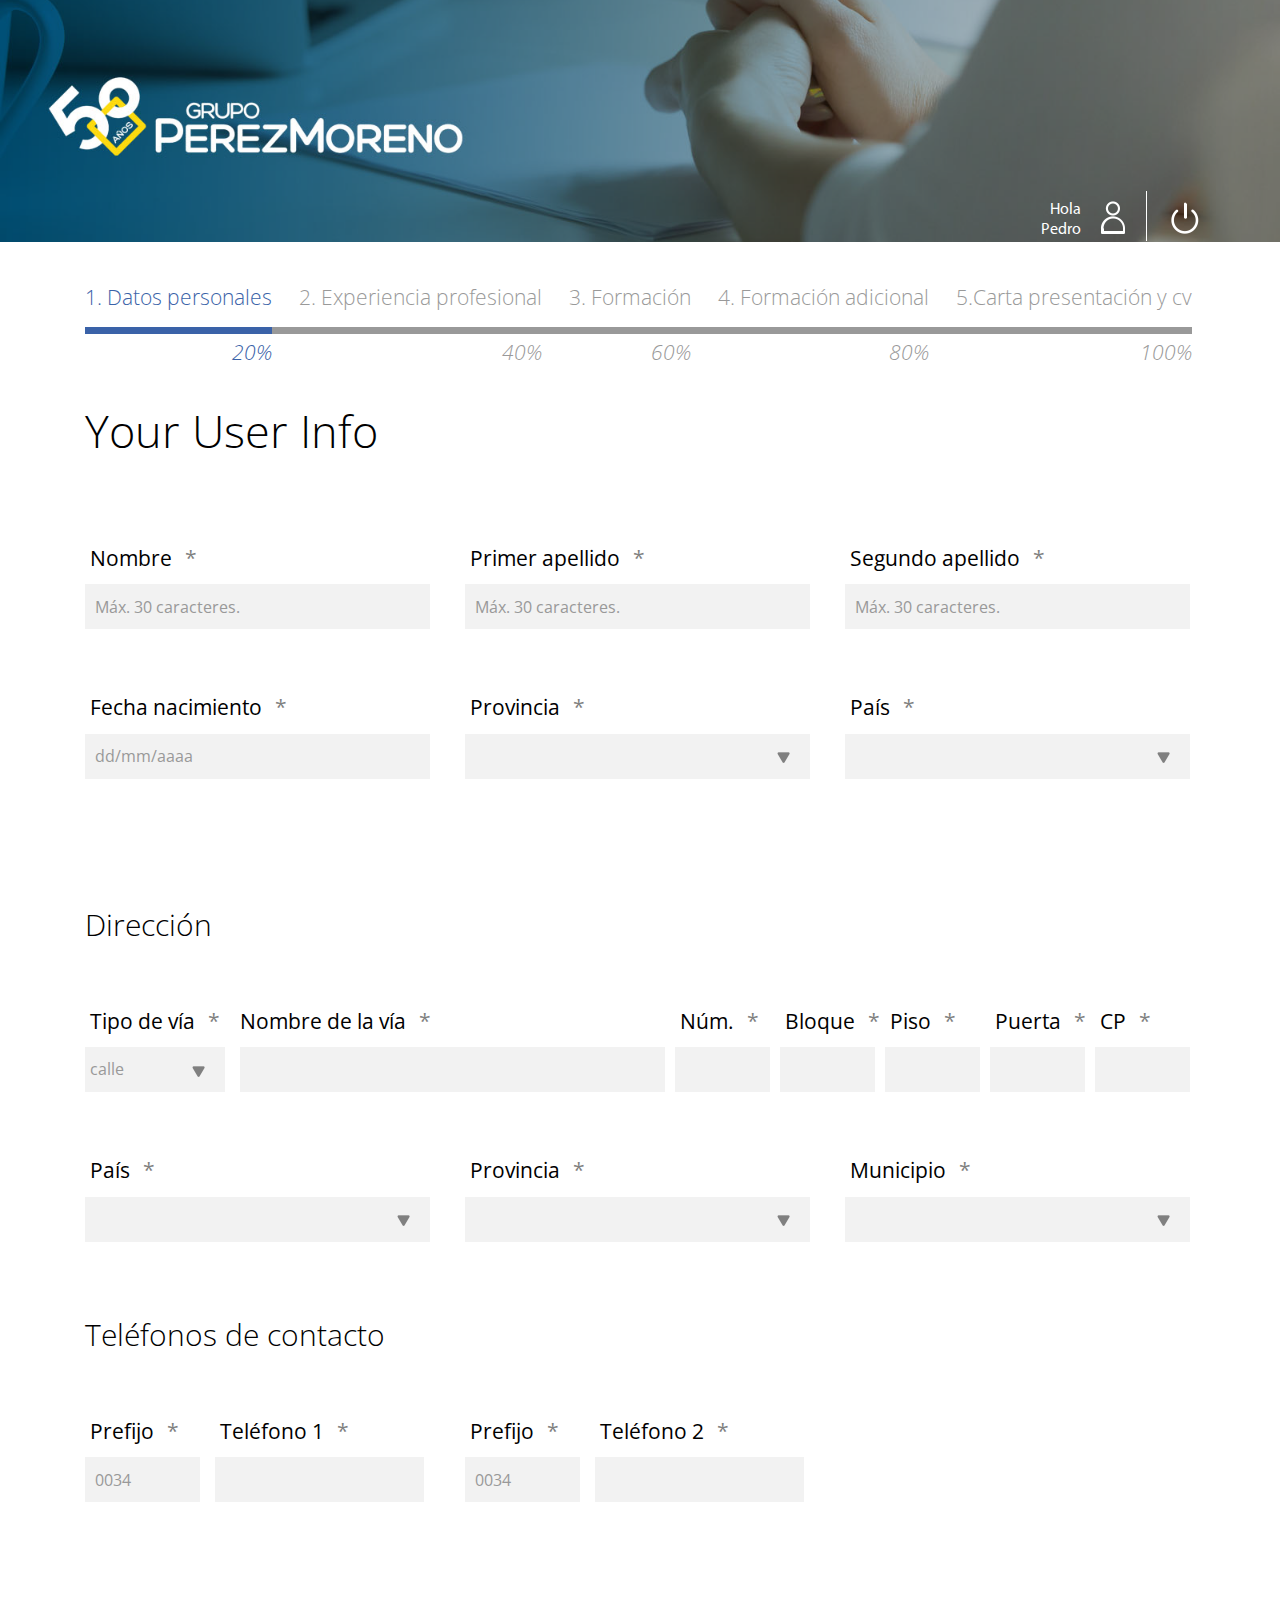
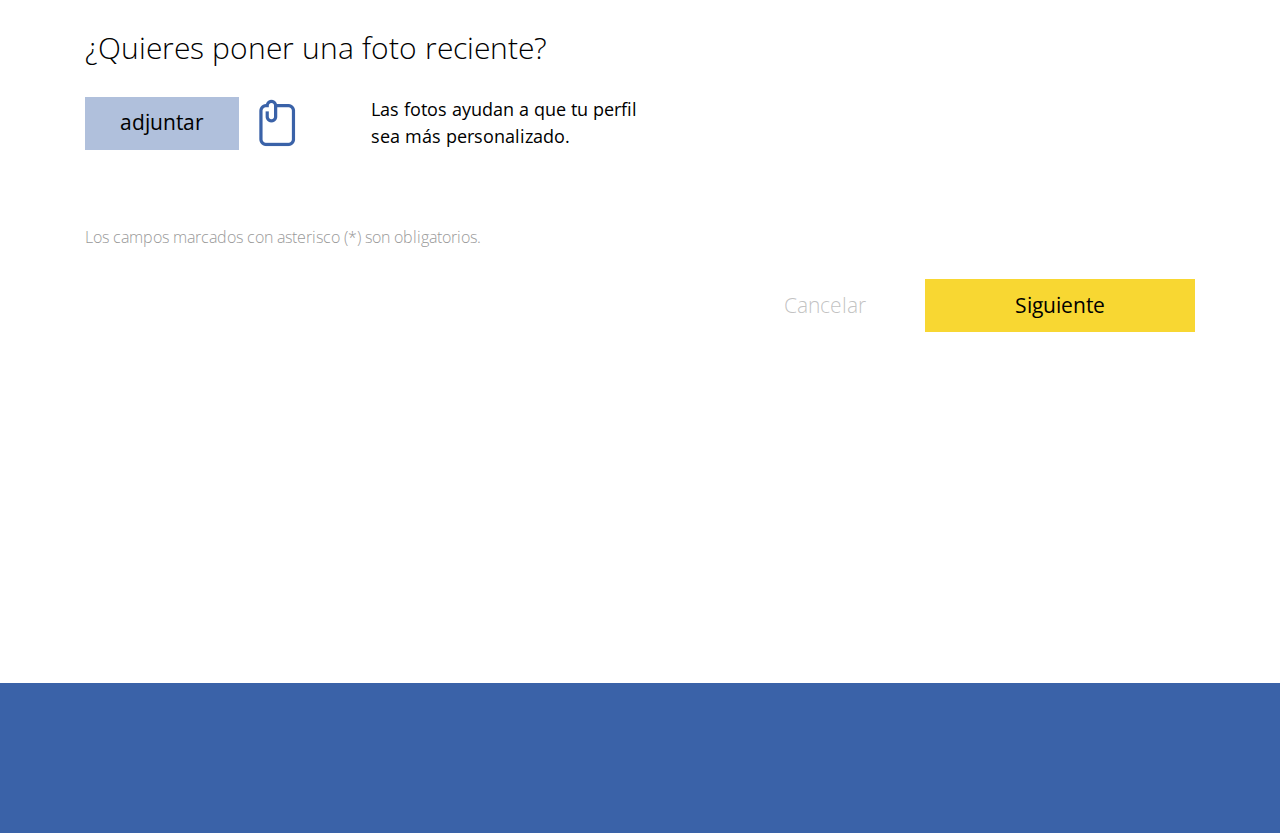
<file: index.html>
<!doctype html>
<html class="no-js" lang="">
    <head>
        <meta charset="utf-8">
        <meta http-equiv="x-ua-compatible" content="ie=edge">
        <title>1. Datos personales</title>
        <meta name="description" content="">
        <meta name="viewport" content="width=device-width, initial-scale=1"> 
		<link rel="shortcut icon" type="image/x-icon" href="assets/img/favicon.ico">
        <!-- Place favicon.ico in the root directory -->
        
		<!-- CSS here -->
        <link rel="stylesheet" href="assets/css/bootstrap.min.css"> 
        <link rel="stylesheet" href="assets/css/fontawesome.css"> 
        <link rel="stylesheet" href="assets/css/all.min.css">   
        <link rel="stylesheet" href="assets/css/formDefaaultStyle.css">
        <link rel="stylesheet" href="assets/css/nice-select.css">
        <link rel="stylesheet" href="assets/css/style.css">
        <link rel="stylesheet" href="assets/css/responsive.css"> 
    </head>
    <body>

        <!-- header START -->
        <div class="header main-header">
            <a href="javascript:void(0)" style="cursor: none;">
                <img src="assets/img/bannerTwo.png" alt="">
            </a>
            <div class="stpss"> 
              <ul>
                  <li><a href="#"><span>Hola Pedro</span></a></li>
                  <li><a href="#" class="user"><img src="assets/img/user.png" alt=""></a></li>
                  <li><a href="#"><img src="assets/img/out.png" alt=""></a></li>
              </ul>
            </div>
        </div>
        <!-- header END -->
 
  
        <!-- Main-form START -->
        <div class="main-form"> 
          <div class="container"> 
              <div class="row">
                <!-- Form-header bar -->
                <div class="col-12">
                  <div class="multisteps-form__progress">
                    <button style="padding-left: 0px;" class="multisteps-form__progress-btn js-active" type="button">1. Datos personales <i>20%</i></button>
                    <button class="multisteps-form__progress-btn" type="button">2. Experiencia <span> profesional</span> <i>40%</i></button>
                    <button class="multisteps-form__progress-btn" type="button">3. Formación <i>60%</i></button>
                    <button class="multisteps-form__progress-btn" type="button">4. Formación <span>adicional </span>  <i>80%</i></button>
                    <button class="multisteps-form__progress-btn" type="button">5.Carta <span>presentación y cv</span> <i>100%</i></button>
                  </div>
                </div>
                <!-- form contents --> 
                <div class="col-12 m-auto">
                  <form class="multisteps-form__form">

                    <!--single form panel-->
                    <div class="multisteps-form__panel js-active" data-animation="scaleIn">
                        <h3 class="multisteps-form__title">Your User Info</h3>
                        <div class="row">  
                          <div class="col-md-4"> 
                              <label for="#">Nombre <small class="requierd">*</small>
                                <input type="text" placeholder="Máx. 30 caracteres.">
                              </label> 
                          </div>
                          <div class="col-md-4"> 
                              <label for="#">Primer apellido <small class="requierd">*</small>
                                <input type="text" placeholder="Máx. 30 caracteres.">
                              </label> 
                          </div>
                          <div class="col-md-4"> 
                              <label for="#">Segundo apellido <small class="requierd">*</small>
                                <input type="text" placeholder="Máx. 30 caracteres.">
                              </label> 
                          </div>
                          <div class="col-md-4"> 
                              <label for="#">Fecha nacimiento <small class="requierd">*</small>
                                <input type="text" placeholder="dd/mm/aaaa">
                              </label> 
                          </div>
                          <div class="col-md-4"> 
                              <label for="#">Provincia <small class="requierd">*</small>
                                <select>
                                  <option></option>
                                  <option>0</option>
                                  <option>1</option>
                                  <option>2</option>
                                </select>
                              </label> 
                          </div>
                          <div class="col-md-4"> 
                              <label for="#">País <small class="requierd">*</small>
                                <select>
                                  <option></option>
                                  <option>0</option>
                                  <option>1</option>
                                  <option>2</option>
                                </select>
                              </label> 
                          </div> 
                        </div>
                        <div class="dereccion blk-spacing">
                          <div class="row"> 
                            <div class="col-lg-12"> 
                              <h4>Dirección</h4>
                              <div class="top-contents">
                                <label class="first-select" for="#"> Tipo de vía <small class="requierd">*</small>
                                  <select>
                                    <option>calle</option>
                                    <option>calle</option> 
                                  </select>
                                </label>
                                <label for="#" class="f-input">Nombre de la vía <small class="requierd">*</small>
                                  <input type="text">
                                </label> 
                                <label for="#">Núm. <small class="requierd">*</small>
                                  <input type="text">
                                </label> 
                                <label for="#">Bloque <small class="requierd">*</small>
                                  <input type="text">
                                </label> 
                                <label for="#">Piso <small class="requierd">*</small>
                                  <input type="text">
                                </label> 
                                <label for="#">Puerta <small class="requierd">*</small>
                                  <input type="text">
                                </label> 
                                <label for="#">CP <small class="requierd">*</small>
                                  <input type="text">
                                </label> 
                              </div>
                            </div>
                            <div class="col-md-4"> 
                              <label for="#">País <small class="requierd">*</small>
                                <select>
                                  <option></option>
                                  <option>0</option>
                                  <option>1</option>
                                  <option>2</option>
                                </select>
                              </label> 
                            </div>
                            <div class="col-md-4"> 
                                <label for="#">Provincia <small class="requierd">*</small>
                                  <select>
                                    <option></option>
                                    <option>0</option>
                                    <option>1</option>
                                    <option>2</option>
                                  </select>
                                </label> 
                            </div> 
                            <div class="col-md-4"> 
                                <label for="#">Municipio <small class="requierd">*</small>
                                  <select>
                                    <option></option>
                                    <option>0</option>
                                    <option>1</option>
                                    <option>2</option>
                                  </select>
                                </label> 
                            </div> 
                          </div>
                        </div>
                        <div class="contacto">
                          <div class="row"> 
                            <div class="col-lg-12">
                              <h4>Teléfonos de contacto</h4>
                            </div>
                            <div class="col-lg-4 col-md-6"> 
                              <div class="ct-labels">
                                <label for="#">Preﬁjo <small class="requierd">*</small>
                                  <input type="text" placeholder="0034">
                                </label> 
                                <label for="#">Teléfono 1 <small class="requierd">*</small>
                                  <input type="text">
                                </label> 
                              </div>
                            </div>
                            <div class="col-lg-4 col-md-6"> 
                              <div class="ct-labels">
                                <label for="#">Preﬁjo <small class="requierd">*</small>
                                  <input type="text" placeholder="0034">
                                </label> 
                                <label for="#">Teléfono 2 <small class="requierd">*</small>
                                  <input type="text">
                                </label> 
                              </div>
                            </div>
                          </div>
                        </div>
                        <div class="row">
                          <div class="col-lg-12">
                            <div class="recient blk-spacing">
                            <h4>¿Quieres poner una foto reciente?</h4>
                              <div class="recient-wrp">
                                <a href="#" class="theme-btn">adjuntar</a><img src="assets/img/call.png" alt=""><p>Las fotos ayudan a que tu perﬁl    sea más personalizado.</p>
                              </div>
                            </div>
                          </div> 
                        </div>
                        <div class="row">
                          <div class="col-lg-12">
                            <p class="end-texts">Los campos marcados con asterisco (*) son obligatorios.</p>
                          </div>
                        </div> 
                        <div class="button-row d-flex mt-25"> 
                           <div class="first-panels-controllers text-right" style="margin-left: auto;margin-right: 0px;">
                             <span>Cancelar</span>
                              <button class="theme-btn ml-auto js-btn-next" type="button" title="Next">Siguiente</button>
                           </div> 
                        </div>
                    </div>
                    <!--single form panel--> 
                    <div class="multisteps-form__panel" data-animation="scaleIn">
                      <h3 class="multisteps-form__title">Experiencia profesional</h3>
                      <p class="title-wrp">
                        Ahora tienes la oportunidad de explicarnos tu candidatura. Mientras más información nos facilites,   
                         más sabremos sobre ti. Esta información es muy útil en los procesos de selección, así que no dudes en    
                         completar todos los campos que puedas. ¡Ánimos!</p>
                      <div class="row">  
                        <div class="col-lg-12">
                          <p class="blk-title">Experiencia 1</p>
                        </div>
                        <div class="col-md-4"> 
                            <label for="#">Puesto <small class="requierd">*</small>
                              <input type="text" placeholder="Máx. 30 caracteres.">
                            </label> 
                        </div>
                        <div class="col-md-4"> 
                            <label for="#">Empresa <small class="requierd">*</small>
                              <input type="text" placeholder="Máx. 30 caracteres.">
                            </label> 
                        </div>  
                        <div class="col-lg-4 col-md-12"> 
                            <label for="#">Motivo de ﬁnalización <small class="requierd">*</small>
                              <select>
                                <option></option>
                                <option>0</option>
                                <option>1</option>
                                <option>2</option>
                              </select>
                            </label> 
                        </div> 
                        <div class="col-md-4"> 
                            <label for="#">Fecha inicio <small class="requierd">*</small>
                              <div class="selects d-flex">
                                <select>
                                  <option>Mes</option> 
                                  <option>Mes</option> 
                                </select> 
                                <select>
                                  <option>Año</option> 
                                  <option>Año</option> 
                                </select> 
                              </div>
                            </label> 
                        </div> 
                        <div class="col-md-4"> 
                            <label for="#">Fecha ﬁnalización <small class="requierd">*</small>
                              <div class="selects d-flex">
                                <select>
                                  <option>Mes</option> 
                                  <option>Mes</option> 
                                </select> 
                                <select>
                                  <option>Año</option> 
                                  <option>Año</option> 
                                </select> 
                              </div>
                            </label> 
                        </div> 
                        <div class="col-md-4"> 
                            <label for="#">Comentarios <small class="requierd">*</small>
                              <input type="text">
                            </label> 
                        </div>
                        <div class="col-md-12"> 
                            <label for="#">Breve descripción de tareas <small class="requierd">*</small>
                              <textarea placeholder="Máx. 30 caracteres."></textarea>
                            </label> 
                        </div>
                      </div>  
                      <div class="row">
                        <div class="col-lg-12">
                          <div class="button-sub">
                            <span>Cancelar</span><a href="#" class="theme-btn">Guardar</a>
                          </div>
                          <a href="#" class="add"><i class="far fa-plus-circle"></i>Añadir otra experiencia</a>
                        </div> 
                      </div>  
                      <div class="button-row d-flex mt-50 flex-im">
                        <button class="js-btn-prev" type="button" title="Prev"><i class="fal fa-angle-left"></i> Atrás</button>
                        <button class="theme-btn ml-auto js-btn-next" type="button" title="Next">Siguiente</button>
                      </div>
                    </div>
                    <!--single form panel-->
                    <div class="multisteps-form__panel" data-animation="scaleIn">
                      <h3 class="multisteps-form__title">Formación</h3>
                      <p class="title-wrp">Ahora es el momento de decirnos cuál es tu formación académica y que otros cursos y certiﬁcaciones tienes. </p> 
                        <div class="row">
                          <div class="col-lg-12">
                              <div class="about-blk">
                                <div class="row">
                                  <div class="col-lg-8">
                                      <div class="ab-wrp exp">
                                        <h5>Ciclo formativo grado superior <br>Técnico en informática</h5>
                                        <p>Universidad de la Laguna <span></span> Santa Cruz de tenerife</p>
                                        <span>Actualizar web de la empresa, mantenimiento.</span>
                                      </div>
                                  </div>
                                  <div class="col-lg-4">
                                    <div class="rt-content">
                                      <p>sept 2012 - mayo 2015</p>
                                    </div>
                                  </div>
                                  <div class="col-lg-12"> 
                                    <ul class="footer">
                                      <li><a href="#"><i class="fal fa-edit"></i> Editar </a></li>
                                      <li><a href="#"><i class="far fa-plus-circle"></i> Eliminar esta experiencia </a></li>
                                    </ul>
                                  </div>
                                </div>
                              </div>
                          </div> 
                        </div>  
                        <div class="row">  
                          <div class="col-lg-12">
                            <p class="blk-title mt-45">Formación 2 </p>
                          </div>
                          <div class="col-md-4"> 
                              <label for="#">Título <small class="requierd">*</small>
                                <select>
                                  <option></option>
                                  <option>0</option>
                                  <option>1</option>
                                  <option>2</option>
                                </select>
                              </label> 
                          </div>
                          <div class="col-md-4"> 
                              <label for="#">Especialidad <small class="requierd">*</small>
                                <select>
                                  <option></option>
                                  <option>0</option>
                                  <option>1</option>
                                  <option>2</option>
                                </select>
                              </label> 
                          </div>  
                          <div class="col-md-4"> 
                              <label for="#">Entidad formativa <small class="requierd">*</small>
                                <select>
                                  <option></option>
                                  <option>0</option>
                                  <option>1</option>
                                  <option>2</option>
                                </select>
                              </label> 
                          </div> 
                          <div class="col-md-4"> 
                              <label for="#">Fecha inicio <small class="requierd">*</small>
                                <div class="selects d-flex">
                                  <select>
                                    <option>Mes</option> 
                                    <option>Mes</option> 
                                  </select> 
                                  <select>
                                    <option>Año</option> 
                                    <option>Año</option> 
                                  </select> 
                                </div>
                              </label> 
                          </div> 
                          <div class="col-md-4"> 
                              <label for="#">Fecha ﬁnalización <small class="requierd">*</small> 
                                <div class="selects d-flex">
                                  <select>
                                    <option>Mes</option> 
                                    <option>Mes</option> 
                                  </select> 
                                  <select>
                                    <option>Año</option> 
                                    <option>Año</option> 
                                  </select> 
                                </div>
                              </label> 
                          </div> 
                          <div class="col-md-4"> 
                              <label for="#">Comentarios <small class="requierd">*</small>
                                <input type="text">
                              </label> 
                          </div> 
                        </div>  
                        <div class="row">
                          <div class="col-lg-12">
                            <div class="button-sub">
                              <span>Cancelar</span><a href="#" class="theme-btn">Guardar</a>
                            </div>
                            <a href="#" class="add"><i class="far fa-plus-circle"></i>Añadir otra experiencia</a>
                          </div> 
                        </div>   
                      <div class="button-row d-flex flex-im">
                        <button class="js-btn-prev" type="button" title="Prev"><i class="fal fa-angle-left"></i> Atrás</button>
                        <button class="theme-btn ml-auto js-btn-next" type="button" title="Next">Siguiente</button>
                      </div>
                    </div>
                    <!--single form panel-->
                    <div class="multisteps-form__panel" data-animation="scaleIn">
                      <h3 class="multisteps-form__title">Formación adicional</h3>
                      <p class="title-wrp">A veces, un candidato puede marcar la diferencia con el conocimiento de un idioma o una herramienta   informática. Ahora puedes hacerlo tú completando este apartado.</p> 
                        
                        <div class="row">  
                          <div class="col-lg-12">
                            <p class="blk-title mt-45">Idiomas </p>
                          </div>
                          <div class="col-md-4"> 
                              <label for="#">Idioma <small class="requierd">*</small>
                                <select>
                                  <option></option>
                                  <option>0</option>
                                  <option>1</option>
                                  <option>2</option>
                                </select>
                              </label> 
                          </div>
                          <div class="col-md-4"> 
                              <label for="#">Nivel <small class="requierd">*</small>
                                <select>
                                  <option></option>
                                  <option>0</option>
                                  <option>1</option>
                                  <option>2</option>
                                </select>
                              </label> 
                          </div>  
                          <div class="col-md-4"> 
                              <label for="#">Títulos <small class="requierd">*</small>
                                <input type="text">
                              </label> 
                          </div>  
                        </div>  
                        <div class="row mt-50">
                          <div class="col-lg-7 col-md-6">
                            <a href="#" class="add ot"><i class="far fa-plus-circle"></i>Añadir otra experiencia</a>
                          </div>
                          <div class="col-lg-5 col-md-6">
                            <div class="button-sub mpb-none">
                              <span>Cancelar</span><a href="#" class="theme-btn">Guardar</a>
                            </div> 
                          </div> 
                        </div>   
                        <div class="row">  
                          <div class="col-lg-12">
                            <p class="blk-title mt-60">Idiomas </p>
                          </div>
                          <div class="col-md-4"> 
                              <label for="#">Idioma <small class="requierd">*</small>
                                <select>
                                  <option></option>
                                  <option>0</option>
                                  <option>1</option>
                                  <option>2</option>
                                </select>
                              </label> 
                          </div>
                          <div class="col-md-4"> 
                              <label for="#">Nivel <small class="requierd">*</small>
                                <select>
                                  <option></option>
                                  <option>0</option>
                                  <option>1</option>
                                  <option>2</option>
                                </select>
                              </label> 
                          </div>  
                          <div class="col-md-4"> 
                              <label for="#">Títulos <small class="requierd">*</small>
                                <input type="text">
                              </label> 
                          </div>  
                        </div>  
                        <div class="last-blks"> 
                          <div class="row mt-50">
                            <div class="col-lg-7 col-md-6">
                              <a href="#" class="add ot"><i class="far fa-plus-circle"></i>Añadir otra experiencia</a>
                            </div>
                            <div class="col-lg-5 col-md-6">
                              <div class="button-sub mpb-none">
                                <span>Cancelar</span><a href="#" class="theme-btn">Guardar</a>
                              </div> 
                            </div> 
                          </div>   
                        </div>
                      <div class="button-row d-flex flex-im">
                        <button class="js-btn-prev" type="button" title="Prev"><i class="fal fa-angle-left"></i> Atrás</button>
                        <button class="theme-btn ml-auto js-btn-next" type="button" title="Next">Siguiente</button>
                      </div>
                    </div>
                    <!--single form panel-->
                    <div class="multisteps-form__panel" data-animation="scaleIn">
                      <h3 class="multisteps-form__title">Carta de presentación</h3>
                      <p class="title-wrp">
                        ¡Enhorabuena! Ya casi has ﬁnalizado tu proceso de alta en nuestro Portal de Empleo.
                        Ahora puedes enviarnos tu CV personalizado y explicarnos, si quieres, en una carta de presentación 
                        por qué quieres trabajar en Grupo Pérez Moreno, y por qué deberíamos contactar contigo.
                      </p>  
                      <p class="blk-title">Carta de presentación </p>
                      <label class="l-textarea" for="">Explícanos brevemente porque quieres trabajar en Grupo Pérez Moreno.
                        <textarea placeholder="Máx. 200 caracteres."></textarea>
                        <a href="#">¿Necesitas ayuda?</a>
                      </label> 
                      <div class="row">
                        <div class="col-lg-12">
                          <div class="recient lst"> 
                            <p>Adjunta tu currículum </p>
                            <div class="recient-wrp lst">
                              <a href="#" class="theme-btn">adjuntar CV</a><img src="assets/img/call.png" alt="">
                            </div>
                          </div>
                        </div> 
                      </div>
                      <div class="button-row d-flex flex-im">
                        <button class="js-btn-prev" type="button" title="Prev"><i class="fal fa-angle-left"></i> Atrás</button>
                        <button class="theme-btn ml-auto js-btn-next" type="button" title="Next">Siguiente</button>
                      </div>
                    </div>

                  </form>
                </div> 
              </div> 
          </div>  
        </div> 
        <!-- Main-form END -->


        <div class="bottom-border"></div>


         


		<!-- JS here --> 
        <script src="assets/js/vendor/jquery-3.4.1.min.js"></script>
        <script src="assets/js/popper.min.js"></script>
        <script src="assets/js/bootstrap.min.js"></script> 
        <script src="assets/js/jquery.nice-select.min.js"></script> 
        <script src="assets/js/main.js"></script> 
    </body>
</html>
</file>
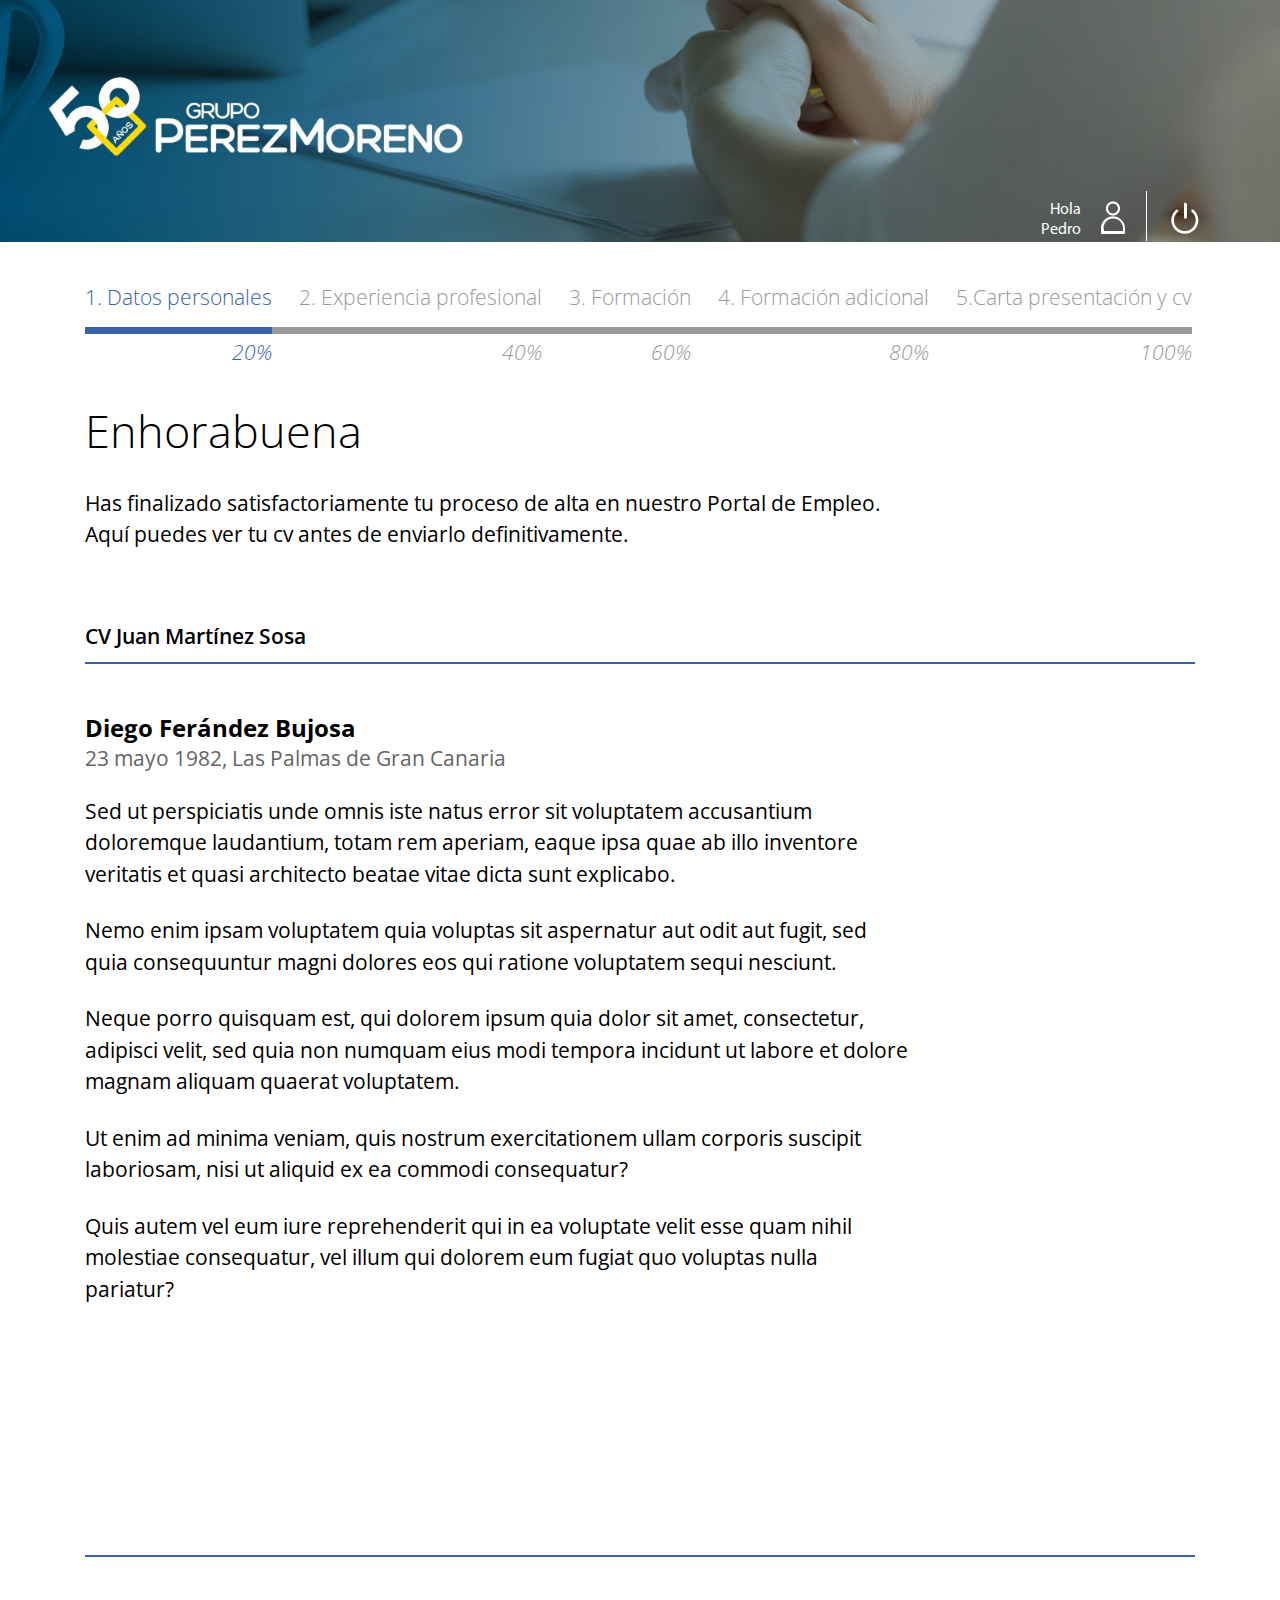
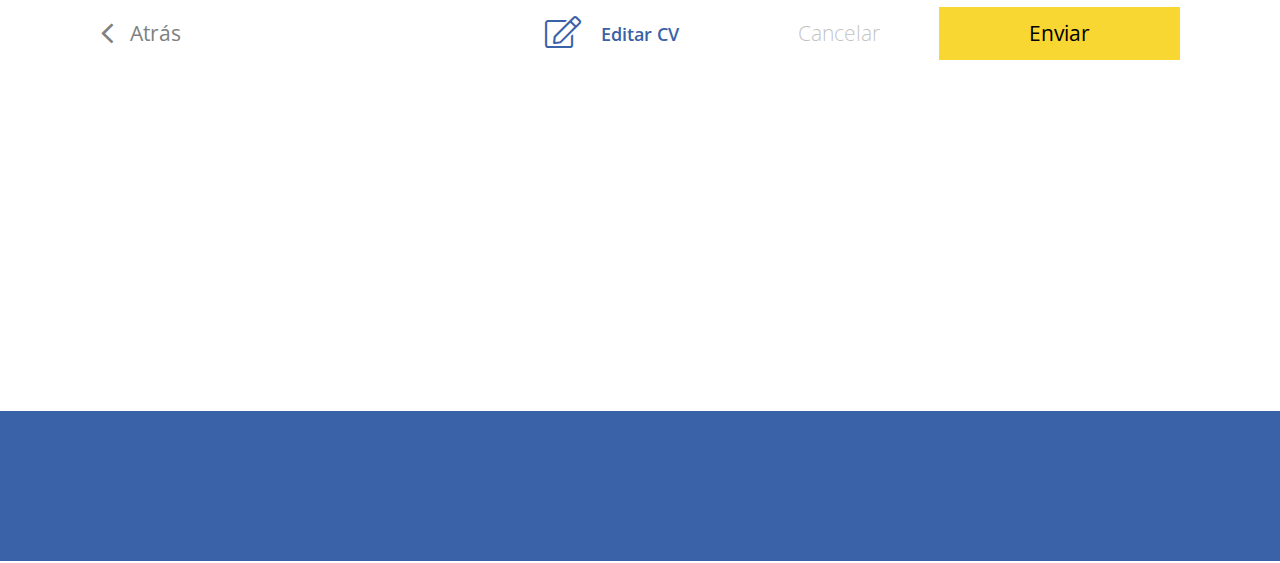
<file: CartaPresentaciónV-2.html>
<!doctype html>
<html class="no-js" lang="">
    <head>
        <meta charset="utf-8">
        <meta http-equiv="x-ua-compatible" content="ie=edge">
        <title>Carta presentación y cv</title>
        <meta name="description" content="">
        <meta name="viewport" content="width=device-width, initial-scale=1"> 
		<link rel="shortcut icon" type="image/x-icon" href="assets/img/favicon.ico">
        <!-- Place favicon.ico in the root directory -->
        
		<!-- CSS here -->
        <link rel="stylesheet" href="assets/css/bootstrap.min.css"> 
        <link rel="stylesheet" href="assets/css/fontawesome.css"> 
        <link rel="stylesheet" href="assets/css/all.min.css">   
        <link rel="stylesheet" href="assets/css/formDefaaultStyle.css">
        <link rel="stylesheet" href="assets/css/nice-select.css">
        <link rel="stylesheet" href="assets/css/style.css">
        <link rel="stylesheet" href="assets/css/responsive.css"> 
    </head>
    <body>

        <!-- header START -->
        <div class="header main-header">
            <a href="javascript:void(0)" style="cursor: none;">
                <img src="assets/img/bannerTwo.png" alt="">
            </a>
            <div class="stpss"> 
              <ul>
                  <li><a href="#"><span>Hola Pedro</span></a></li>
                  <li><a href="#" class="user"><img src="assets/img/user.png" alt=""></a></li>
                  <li><a href="#"><img src="assets/img/out.png" alt=""></a></li>
              </ul>
            </div>
        </div>
        <!-- header END -->
 
  
        <!-- Main-form START -->
        <div class="main-form"> 
          <div class="container"> 
              <div class="row">
                <!-- Form-header bar -->
                <div class="col-12">
                  <div class="multisteps-form__progress"> 
                    <button style="padding-left: 0px;" class="multisteps-form__progress-btn js-active" type="button">1. Datos personales <i>20%</i></button>
                    <button class="multisteps-form__progress-btn" type="button">2. Experiencia <span> profesional</span> <i>40%</i></button>
                    <button class="multisteps-form__progress-btn" type="button">3. Formación <i>60%</i></button>
                    <button class="multisteps-form__progress-btn" type="button">4. Formación <span>adicional </span>  <i>80%</i></button>
                    <button class="multisteps-form__progress-btn" type="button">5.Carta <span>presentación y cv</span> <i>100%</i></button>
                  </div>
                </div>
                <!-- form contents --> 
                <div class="col-12 m-auto">
                  <form class="multisteps-form__form">

                    <!--single form panel-->
                    <div class="multisteps-form__panel" data-animation="scaleIn">
                        <h3 class="multisteps-form__title">Your User Info</h3>
                        <div class="row">  
                          <div class="col-lg-4"> 
                              <label for="#">Nombre <small class="requierd">*</small>
                                <input type="text" placeholder="Máx. 30 caracteres.">
                              </label> 
                          </div>
                          <div class="col-lg-4"> 
                              <label for="#">Primer apellido <small class="requierd">*</small>
                                <input type="text" placeholder="Máx. 30 caracteres.">
                              </label> 
                          </div>
                          <div class="col-lg-4"> 
                              <label for="#">Segundo apellido <small class="requierd">*</small>
                                <input type="text" placeholder="Máx. 30 caracteres.">
                              </label> 
                          </div>
                          <div class="col-lg-4"> 
                              <label for="#">Fecha nacimiento <small class="requierd">*</small>
                                <input type="text" placeholder="dd/mm/aaaa">
                              </label> 
                          </div>
                          <div class="col-lg-4"> 
                              <label for="#">Provincia <small class="requierd">*</small>
                                <select>
                                  <option></option>
                                  <option>0</option>
                                  <option>1</option>
                                  <option>2</option>
                                </select>
                              </label> 
                          </div>
                          <div class="col-lg-4"> 
                              <label for="#">País <small class="requierd">*</small>
                                <select>
                                  <option></option>
                                  <option>0</option>
                                  <option>1</option>
                                  <option>2</option>
                                </select>
                              </label> 
                          </div> 
                        </div>
                        <div class="dereccion blk-spacing">
                          <div class="row"> 
                            <div class="col-lg-12"> 
                              <h4>Dirección</h4>
                              <div class="top-contents">
                                <label class="first-select" for="#"> Tipo de vía <small class="requierd">*</small>
                                  <select>
                                    <option>calle</option>
                                    <option>calle</option> 
                                  </select>
                                </label>
                                <label for="#" class="f-input">Nombre de la vía <small class="requierd">*</small>
                                  <input type="text">
                                </label> 
                                <label for="#">Núm. <small class="requierd">*</small>
                                  <input type="text">
                                </label> 
                                <label for="#">Bloque <small class="requierd">*</small>
                                  <input type="text">
                                </label> 
                                <label for="#">Piso <small class="requierd">*</small>
                                  <input type="text">
                                </label> 
                                <label for="#">Puerta <small class="requierd">*</small>
                                  <input type="text">
                                </label> 
                                <label for="#">CP <small class="requierd">*</small>
                                  <input type="text">
                                </label> 
                              </div>
                            </div>
                            <div class="col-lg-4"> 
                              <label for="#">País <small class="requierd">*</small>
                                <select>
                                  <option></option>
                                  <option>0</option>
                                  <option>1</option>
                                  <option>2</option>
                                </select>
                              </label> 
                            </div>
                            <div class="col-lg-4"> 
                                <label for="#">Provincia <small class="requierd">*</small>
                                  <select>
                                    <option></option>
                                    <option>0</option>
                                    <option>1</option>
                                    <option>2</option>
                                  </select>
                                </label> 
                            </div> 
                            <div class="col-lg-4"> 
                                <label for="#">Municipio <small class="requierd">*</small>
                                  <select>
                                    <option></option>
                                    <option>0</option>
                                    <option>1</option>
                                    <option>2</option>
                                  </select>
                                </label> 
                            </div> 
                          </div>
                        </div>
                        <div class="contacto">
                          <div class="row"> 
                            <div class="col-lg-12">
                              <h4>Teléfonos de contacto</h4>
                            </div>
                            <div class="col-lg-4"> 
                              <div class="ct-labels">
                                <label for="#">Preﬁjo <small class="requierd">*</small>
                                  <input type="text" placeholder="0034">
                                </label> 
                                <label for="#">Teléfono 1 <small class="requierd">*</small>
                                  <input type="text">
                                </label> 
                              </div>
                            </div>
                            <div class="col-lg-4"> 
                              <div class="ct-labels">
                                <label for="#">Preﬁjo <small class="requierd">*</small>
                                  <input type="text" placeholder="0034">
                                </label> 
                                <label for="#">Teléfono 2 <small class="requierd">*</small>
                                  <input type="text">
                                </label> 
                              </div>
                            </div>
                          </div>
                        </div>
                        <div class="row">
                          <div class="col-lg-12">
                            <div class="recient blk-spacing">
                            <h4>¿Quieres poner una foto reciente?</h4>
                              <div class="recient-wrp">
                                <a href="#" class="theme-btn">adjuntar</a><img src="assets/img/call.png" alt=""><p>Las fotos ayudan a que tu perﬁl    sea más personalizado.</p>
                              </div>
                            </div>
                          </div> 
                        </div>
                        <div class="row">
                          <div class="col-lg-12">
                            <p class="end-texts">Los campos marcados con asterisco (*) son obligatorios.</p>
                          </div>
                        </div> 
                        <div class="button-row d-flex mt-25"> 
                           <div class="first-panels-controllers text-right" style="margin-left: auto;margin-right: 0px;">
                             <span>Cancelar</span>
                              <button class="theme-btn ml-auto js-btn-next" type="button" title="Next">Siguiente</button>
                           </div> 
                        </div>
                    </div>
                    <!--single form panel--> 
                    <div class="multisteps-form__panel" data-animation="scaleIn">
                      <h3 class="multisteps-form__title">Experiencia profesional</h3>
                      <p class="title-wrp">
                        Ahora tienes la oportunidad de explicarnos tu candidatura. Mientras más información nos facilites,   
                         más sabremos sobre ti. Esta información es muy útil en los procesos de selección, así que no dudes en    
                         completar todos los campos que puedas. ¡Ánimos!</p>
                      <div class="row">  
                        <div class="col-lg-12">
                          <p class="blk-title">Experiencia 1</p>
                        </div>
                        <div class="col-lg-4"> 
                            <label for="#">Puesto <small class="requierd">*</small>
                              <input type="text" placeholder="Máx. 30 caracteres.">
                            </label> 
                        </div>
                        <div class="col-lg-4"> 
                            <label for="#">Empresa <small class="requierd">*</small>
                              <input type="text" placeholder="Máx. 30 caracteres.">
                            </label> 
                        </div>  
                        <div class="col-lg-4"> 
                            <label for="#">Motivo de ﬁnalización <small class="requierd">*</small>
                              <select>
                                <option></option>
                                <option>0</option>
                                <option>1</option>
                                <option>2</option>
                              </select>
                            </label> 
                        </div> 
                        <div class="col-lg-4"> 
                            <label for="#">Fecha inicio <small class="requierd">*</small>
                              <div class="selects d-flex">
                                <select>
                                  <option>Mes</option> 
                                  <option>Mes</option> 
                                </select> 
                                <select>
                                  <option>Año</option> 
                                  <option>Año</option> 
                                </select> 
                              </div>
                            </label> 
                        </div> 
                        <div class="col-lg-4"> 
                            <label for="#">Fecha ﬁnalización <small class="requierd">*</small>
                              <div class="selects d-flex">
                                <select>
                                  <option>Mes</option> 
                                  <option>Mes</option> 
                                </select> 
                                <select>
                                  <option>Año</option> 
                                  <option>Año</option> 
                                </select> 
                              </div>
                            </label> 
                        </div> 
                        <div class="col-lg-4"> 
                            <label for="#">Comentarios <small class="requierd">*</small>
                              <input type="text">
                            </label> 
                        </div>
                        <div class="col-lg-12"> 
                            <label for="#">Breve descripción de tareas <small class="requierd">*</small>
                              <textarea placeholder="Máx. 30 caracteres."></textarea>
                            </label> 
                        </div>
                      </div>  
                      <div class="row">
                        <div class="col-lg-12">
                          <div class="button-sub">
                            <span>Cancelar</span><a href="#" class="theme-btn">Guardar</a>
                          </div>
                          <a href="#" class="add"><i class="far fa-plus-circle"></i>Añadir otra experiencia</a>
                        </div> 
                      </div>  
                      <div class="button-row d-flex mt-50">
                        <button class="js-btn-prev" type="button" title="Prev"><i class="fal fa-angle-left"></i> Atrás</button>
                        <button class="theme-btn ml-auto js-btn-next" type="button" title="Next">Siguiente</button>
                      </div>
                    </div>
                    <!--single form panel-->
                    <div class="multisteps-form__panel" data-animation="scaleIn">
                      <h3 class="multisteps-form__title">Formación</h3>
                      <p class="title-wrp">Ahora es el momento de decirnos cuál es tu formación académica y que otros cursos y certiﬁcaciones tienes. </p> 
                        <div class="row">
                          <div class="col-lg-12">
                              <div class="about-blk">
                                <div class="row">
                                  <div class="col-lg-8">
                                      <div class="ab-wrp exp">
                                        <h5>Ciclo formativo grado superior <br>Técnico en informática</h5>
                                        <p>Universidad de la Laguna <span></span> Santa Cruz de tenerife</p>
                                        <span>Actualizar web de la empresa, mantenimiento.</span>
                                      </div>
                                  </div>
                                  <div class="col-lg-4">
                                    <div class="rt-content">
                                      <p>sept 2012 - mayo 2015</p>
                                    </div>
                                  </div>
                                  <div class="col-lg-12"> 
                                    <ul class="footer">
                                      <li><a href="#"><i class="fal fa-edit"></i> Editar </a></li>
                                      <li><a href="#"><i class="far fa-plus-circle"></i> Eliminar esta experiencia </a></li>
                                    </ul>
                                  </div>
                                </div>
                              </div>
                          </div> 
                        </div>  
                        <div class="row">  
                          <div class="col-lg-12">
                            <p class="blk-title mt-45">Formación 2 </p>
                          </div>
                          <div class="col-lg-4"> 
                              <label for="#">Título <small class="requierd">*</small>
                                <select>
                                  <option></option>
                                  <option>0</option>
                                  <option>1</option>
                                  <option>2</option>
                                </select>
                              </label> 
                          </div>
                          <div class="col-lg-4"> 
                              <label for="#">Especialidad <small class="requierd">*</small>
                                <select>
                                  <option></option>
                                  <option>0</option>
                                  <option>1</option>
                                  <option>2</option>
                                </select>
                              </label> 
                          </div>  
                          <div class="col-lg-4"> 
                              <label for="#">Entidad formativa <small class="requierd">*</small>
                                <select>
                                  <option></option>
                                  <option>0</option>
                                  <option>1</option>
                                  <option>2</option>
                                </select>
                              </label> 
                          </div> 
                          <div class="col-lg-4"> 
                              <label for="#">Fecha inicio <small class="requierd">*</small>
                                <div class="selects d-flex">
                                  <select>
                                    <option>Mes</option> 
                                    <option>Mes</option> 
                                  </select> 
                                  <select>
                                    <option>Año</option> 
                                    <option>Año</option> 
                                  </select> 
                                </div>
                              </label> 
                          </div> 
                          <div class="col-lg-4"> 
                              <label for="#">Fecha ﬁnalización <small class="requierd">*</small> 
                                <div class="selects d-flex">
                                  <select>
                                    <option>Mes</option> 
                                    <option>Mes</option> 
                                  </select> 
                                  <select>
                                    <option>Año</option> 
                                    <option>Año</option> 
                                  </select> 
                                </div>
                              </label> 
                          </div> 
                          <div class="col-lg-4"> 
                              <label for="#">Comentarios <small class="requierd">*</small>
                                <input type="text">
                              </label> 
                          </div> 
                        </div>  
                        <div class="row">
                          <div class="col-lg-12">
                            <div class="button-sub">
                              <span>Cancelar</span><a href="#" class="theme-btn">Guardar</a>
                            </div>
                            <a href="#" class="add"><i class="far fa-plus-circle"></i>Añadir otra experiencia</a>
                          </div> 
                        </div>   
                      <div class="button-row d-flex mt-4">
                        <button class="js-btn-prev" type="button" title="Prev"><i class="fal fa-angle-left"></i> Atrás</button>
                        <button class="theme-btn ml-auto js-btn-next" type="button" title="Next">Siguiente</button>
                      </div>
                    </div>
                    <!--single form panel-->
                    <div class="multisteps-form__panel ft" data-animation="scaleIn">
                      <h3 class="multisteps-form__title">Formación adicional</h3>
                      <p class="title-wrp">A veces, un candidato puede marcar la diferencia con el conocimiento de un idioma o una herramienta   informática. Ahora puedes hacerlo tú completando este apartado.</p> 
                        
                        <div class="row">  
                          <div class="col-lg-12">
                            <p class="blk-title mt-45">Idiomas </p>
                          </div>
                          <div class="col-lg-4"> 
                              <label for="#">Idioma <small class="requierd">*</small>
                                <select>
                                  <option></option>
                                  <option>0</option>
                                  <option>1</option>
                                  <option>2</option>
                                </select>
                              </label> 
                          </div>
                          <div class="col-lg-4"> 
                              <label for="#">Nivel <small class="requierd">*</small>
                                <select>
                                  <option></option>
                                  <option>0</option>
                                  <option>1</option>
                                  <option>2</option>
                                </select>
                              </label> 
                          </div>  
                          <div class="col-lg-4"> 
                              <label for="#">Títulos <small class="requierd">*</small>
                                <input type="text">
                              </label> 
                          </div>  
                        </div>  
                        <div class="row mt-50">
                          <div class="col-lg-7">
                            <a href="#" class="add"><i class="far fa-plus-circle"></i>Añadir otra experiencia</a>
                          </div>
                          <div class="col-lg-5">
                            <div class="button-sub mpb-none">
                              <span>Cancelar</span><a href="#" class="theme-btn">Guardar</a>
                            </div> 
                          </div> 
                        </div>   
                        <div class="row">  
                          <div class="col-lg-12">
                            <p class="blk-title mt-60">Idiomas </p>
                          </div>
                          <div class="col-lg-4"> 
                              <label for="#">Idioma <small class="requierd">*</small>
                                <select>
                                  <option></option>
                                  <option>0</option>
                                  <option>1</option>
                                  <option>2</option>
                                </select>
                              </label> 
                          </div>
                          <div class="col-lg-4"> 
                              <label for="#">Nivel <small class="requierd">*</small>
                                <select>
                                  <option></option>
                                  <option>0</option>
                                  <option>1</option>
                                  <option>2</option>
                                </select>
                              </label> 
                          </div>  
                          <div class="col-lg-4"> 
                              <label for="#">Títulos <small class="requierd">*</small>
                                <input type="text">
                              </label> 
                          </div>  
                        </div>  
                        <div class="last-blks"> 
                          <div class="row mt-50">
                            <div class="col-lg-7">
                              <a href="#" class="add"><i class="far fa-plus-circle"></i>Añadir otra experiencia</a>
                            </div>
                            <div class="col-lg-5">
                              <div class="button-sub mpb-none">
                                <span>Cancelar</span><a href="#" class="theme-btn">Guardar</a>
                              </div> 
                            </div> 
                          </div>   
                        </div>
                      <div class="button-row d-flex mt-4">
                        <button class="js-btn-prev" type="button" title="Prev"><i class="fal fa-angle-left"></i> Atrás</button>
                        <button class="theme-btn ml-auto js-btn-next" type="button" title="Next">Siguiente</button>
                      </div>
                    </div>
                    <!--single form panel-->
                    <div class="multisteps-form__panel js-active" data-animation="scaleIn">
                      <h3 class="multisteps-form__title">Enhorabuena</h3>
                      <p class="title-wrp">
                        Has ﬁnalizado satisfactoriamente tu proceso de alta en nuestro Portal de Empleo. <br>
                        Aquí puedes ver tu cv antes de enviarlo deﬁnitivamente.
                      </p>  
                      <p class="blk-title mt-50">CV Juan Martínez Sosa </p>
                     
                      <div class="cv-open">
                        <div class="row">
                          <div class="col-lg-9">
                            <h5>Diego Ferández Bujosa <span>23 mayo 1982, Las Palmas de Gran Canaria</span></h5>
                            <p>Sed ut perspiciatis unde omnis iste natus error sit voluptatem accusantium doloremque laudantium, totam rem aperiam, eaque ipsa quae ab illo inventore  veritatis et quasi architecto beatae vitae dicta sunt explicabo. </p>
                            <p>Nemo enim ipsam voluptatem quia voluptas sit aspernatur aut odit aut fugit, sed quia  consequuntur magni dolores eos qui ratione voluptatem sequi nesciunt. </p>
                            <p>Neque porro quisquam est, qui dolorem ipsum quia dolor sit amet, consectetur, adipisci velit, sed quia non numquam eius modi tempora incidunt ut labore et dolore magnam aliquam quaerat voluptatem. </p>
                            <p>Ut enim ad minima veniam, quis nostrum exercitationem ullam corporis suscipit  laboriosam, nisi ut aliquid ex ea commodi consequatur? </p>
                            <p>Quis autem vel eum iure reprehenderit qui in ea voluptate velit esse quam nihil molestiae consequatur, vel illum qui dolorem eum fugiat quo voluptas nulla pariatur?</p>
                          </div>
                        </div>
                        
                      </div>
                       
                      <div class="button-row  d-flex align-items-center w-border"> 
                          <div class="col-lg-4 col-md-2">
                            <button class="js-btn-prev" type="button" title="Prev"><i class="fal fa-angle-left"></i> Atrás</button>
                          </div> 
                        <div class="col-lg-8 text-right col-md-9">
                          <div class="right-sides">
                            <a href="#"><i class="fal fa-edit"></i> Editar CV</a>
                            <span>Cancelar</span>
                             <button class="theme-btn ml-auto js-btn-next" type="button" title="Next">Enviar</button>
                          </div>
                         
                        </div>
                        
                      </div>
                    </div>

                  </form>
                </div> 
              </div> 
          </div>  
        </div> 
        <!-- Main-form END -->


        <div class="bottom-border"></div>


         


		<!-- JS here --> 
        <script src="assets/js/vendor/jquery-3.4.1.min.js"></script>
        <script src="assets/js/popper.min.js"></script>
        <script src="assets/js/bootstrap.min.js"></script> 
        <script src="assets/js/jquery.nice-select.min.js"></script> 
        <script src="assets/js/main.js"></script> 
    </body>
</html>
</file>
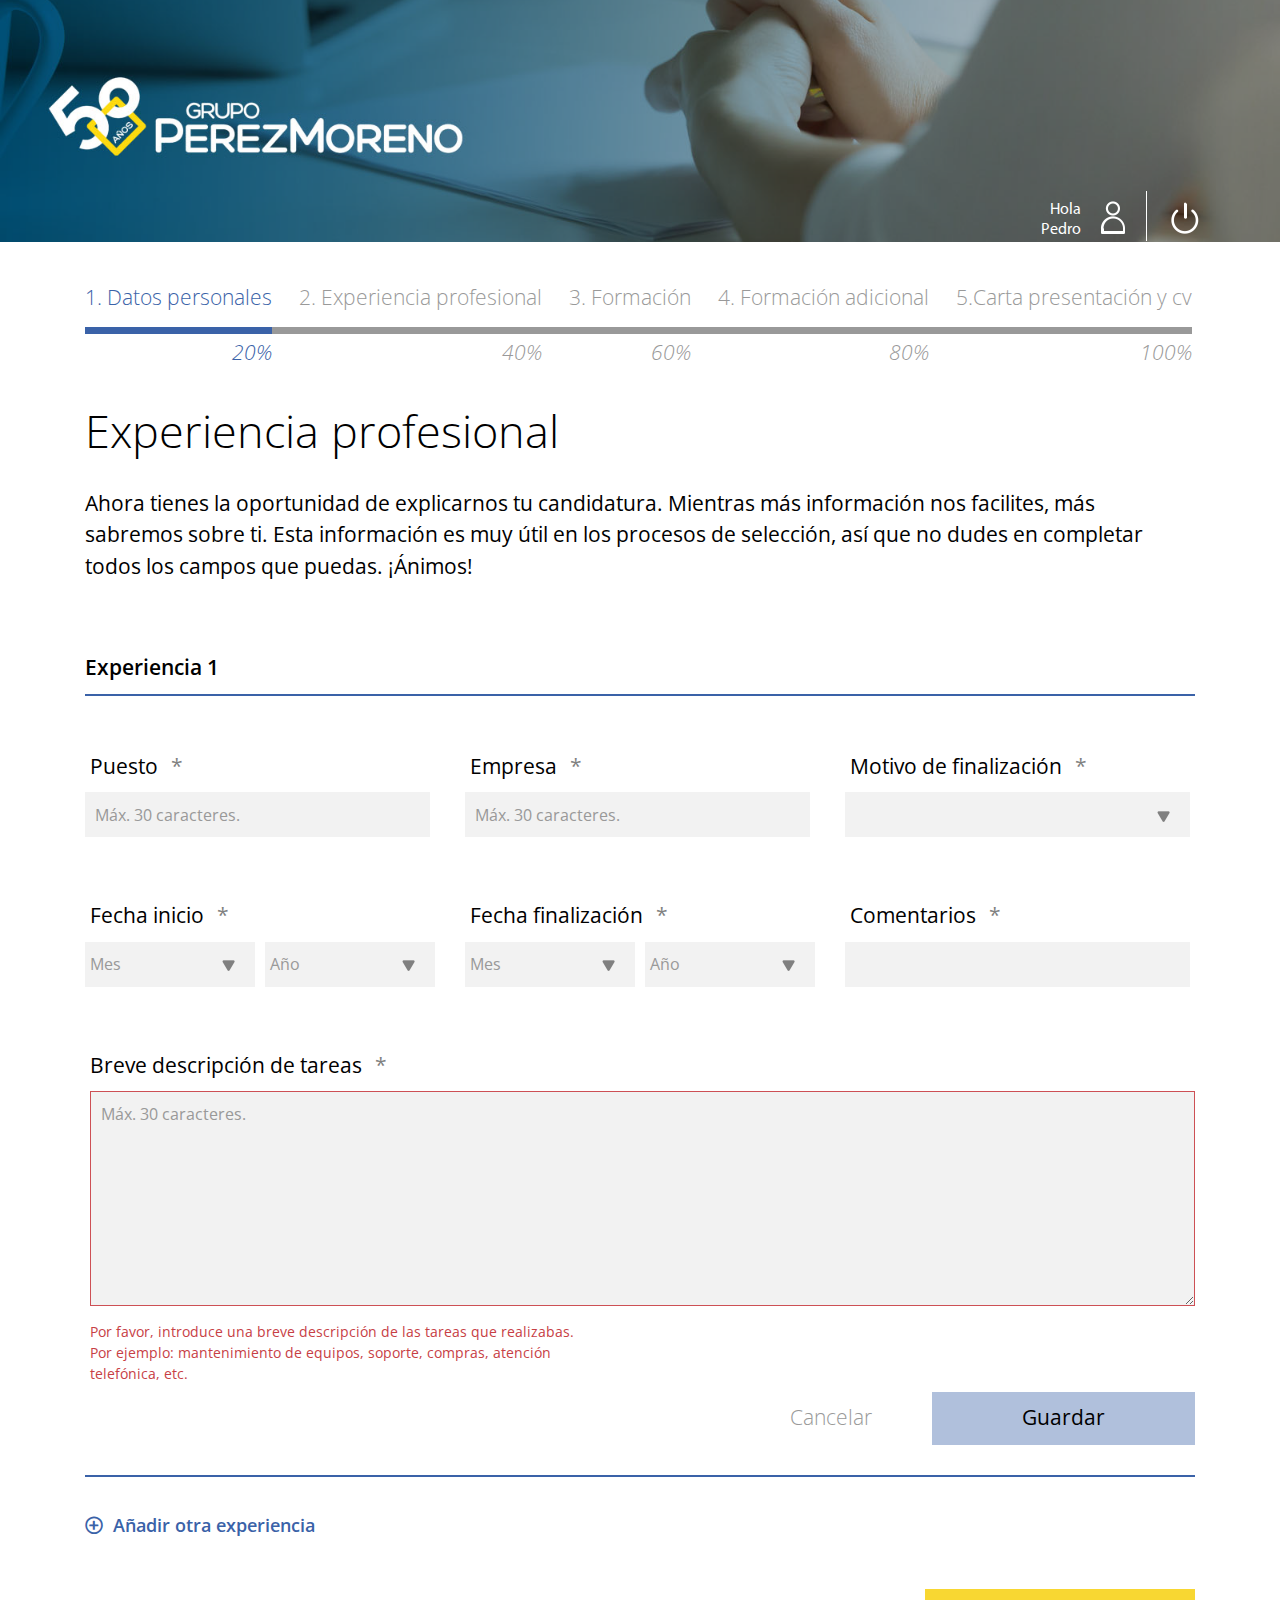
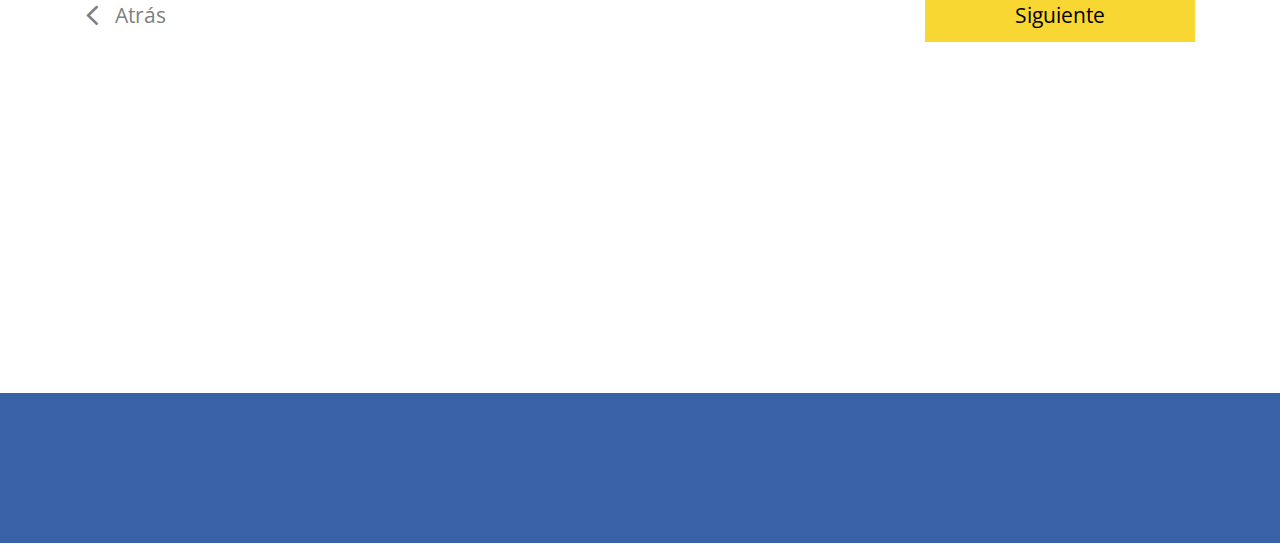
<file: ExperienciaProfesionalV-2.html>
<!doctype html>
<html class="no-js" lang="">
    <head>
        <meta charset="utf-8">
        <meta http-equiv="x-ua-compatible" content="ie=edge">
        <title>Experiencia profesional V-2</title>
        <meta name="description" content="">
        <meta name="viewport" content="width=device-width, initial-scale=1"> 
		<link rel="shortcut icon" type="image/x-icon" href="assets/img/favicon.ico">
        <!-- Place favicon.ico in the root directory -->
        
		<!-- CSS here -->
        <link rel="stylesheet" href="assets/css/bootstrap.min.css"> 
        <link rel="stylesheet" href="assets/css/fontawesome.css"> 
        <link rel="stylesheet" href="assets/css/all.min.css">   
        <link rel="stylesheet" href="assets/css/formDefaaultStyle.css">
        <link rel="stylesheet" href="assets/css/nice-select.css">
        <link rel="stylesheet" href="assets/css/style.css">
        <link rel="stylesheet" href="assets/css/responsive.css"> 
    </head>
    <body>

        <!-- header START -->
        <div class="header main-header">
            <a href="javascript:void(0)" style="cursor: none;">
                <img src="assets/img/bannerTwo.png" alt="">
            </a>
            <div class="stpss"> 
              <ul>
                  <li><a href="#"><span>Hola Pedro</span></a></li>
                  <li><a href="#" class="user"><img src="assets/img/user.png" alt=""></a></li>
                  <li><a href="#"><img src="assets/img/out.png" alt=""></a></li>
              </ul>
            </div>
        </div>
        <!-- header END -->
 
  
        <!-- Main-form START -->
        <div class="main-form"> 
          <div class="container"> 
              <div class="row">
                <!-- Form-header bar -->
                <div class="col-12">
                  <div class="multisteps-form__progress"> 
                    <button style="padding-left: 0px;" class="multisteps-form__progress-btn js-active" type="button">1. Datos personales <i>20%</i></button>
                    <button class="multisteps-form__progress-btn" type="button">2. Experiencia <span> profesional</span> <i>40%</i></button>
                    <button class="multisteps-form__progress-btn" type="button">3. Formación <i>60%</i></button>
                    <button class="multisteps-form__progress-btn" type="button">4. Formación <span>adicional </span>  <i>80%</i></button>
                    <button class="multisteps-form__progress-btn" type="button">5.Carta <span>presentación y cv</span> <i>100%</i></button>
                  </div>
                </div>
                <!-- form contents --> 
                <div class="col-12 m-auto">
                  <form class="multisteps-form__form">
                    <!--single form panel-->
                    <div class="multisteps-form__panel" data-animation="scaleIn">
                        <h3 class="multisteps-form__title">Your User Info</h3> 
                        <div class="row">  
                          <div class="col-lg-4"> 
                              <label for="#">Nombre <small class="requierd">*</small>
                                <input type="text" placeholder="Máx. 30 caracteres.">
                              </label> 
                          </div>
                          <div class="col-lg-4"> 
                              <label for="#">Primer apellido <small class="requierd">*</small>
                                <input type="text" placeholder="Máx. 30 caracteres.">
                              </label> 
                          </div>
                          <div class="col-lg-4"> 
                              <label for="#">Segundo apellido <small class="requierd">*</small>
                                <input type="text" placeholder="Máx. 30 caracteres.">
                              </label> 
                          </div>
                          <div class="col-lg-4"> 
                              <label for="#">Fecha nacimiento <small class="requierd">*</small>
                                <input type="text" placeholder="dd/mm/aaaa">
                              </label> 
                          </div>
                          <div class="col-lg-4"> 
                              <label for="#">Provincia <small class="requierd">*</small>
                                <select>
                                  <option></option>
                                  <option>0</option>
                                  <option>1</option>
                                  <option>2</option>
                                </select>
                              </label> 
                          </div>
                          <div class="col-lg-4"> 
                              <label for="#">País <small class="requierd">*</small>
                                <select>
                                  <option></option>
                                  <option>0</option>
                                  <option>1</option>
                                  <option>2</option>
                                </select>
                              </label> 
                          </div> 
                        </div>
                        <div class="dereccion blk-spacing">
                          <div class="row"> 
                            <div class="col-lg-12"> 
                              <h4>Dirección</h4>
                              <div class="top-contents">
                                <label class="first-select" for="#"> Tipo de vía <small class="requierd">*</small>
                                  <select>
                                    <option>calle</option>
                                    <option>calle</option> 
                                  </select>
                                </label>
                                <label for="#" class="f-input">Nombre de la vía <small class="requierd">*</small>
                                  <input type="text">
                                </label> 
                                <label for="#">Núm. <small class="requierd">*</small>
                                  <input type="text">
                                </label> 
                                <label for="#">Bloque <small class="requierd">*</small>
                                  <input type="text">
                                </label> 
                                <label for="#">Piso <small class="requierd">*</small>
                                  <input type="text">
                                </label> 
                                <label for="#">Puerta <small class="requierd">*</small>
                                  <input type="text">
                                </label> 
                                <label for="#">CP <small class="requierd">*</small>
                                  <input type="text">
                                </label> 
                              </div>
                            </div>
                            <div class="col-lg-4"> 
                              <label for="#">País <small class="requierd">*</small>
                                <select>
                                  <option></option>
                                  <option>0</option>
                                  <option>1</option>
                                  <option>2</option>
                                </select>
                              </label> 
                            </div>
                            <div class="col-lg-4"> 
                                <label for="#">Provincia <small class="requierd">*</small>
                                  <select>
                                    <option></option>
                                    <option>0</option>
                                    <option>1</option>
                                    <option>2</option>
                                  </select>
                                </label> 
                            </div> 
                            <div class="col-lg-4"> 
                                <label for="#">Municipio <small class="requierd">*</small>
                                  <select>
                                    <option></option>
                                    <option>0</option>
                                    <option>1</option>
                                    <option>2</option>
                                  </select>
                                </label> 
                            </div> 
                          </div>
                        </div>
                        <div class="contacto">
                          <div class="row"> 
                            <div class="col-lg-12">
                              <h4>Teléfonos de contacto</h4>
                            </div>
                            <div class="col-lg-4"> 
                              <div class="ct-labels">
                                <label for="#">Preﬁjo <small class="requierd">*</small>
                                  <input type="text" placeholder="0034">
                                </label> 
                                <label for="#">Teléfono 1 <small class="requierd">*</small>
                                  <input type="text">
                                </label> 
                              </div>
                            </div>
                            <div class="col-lg-4"> 
                              <div class="ct-labels">
                                <label for="#">Preﬁjo <small class="requierd">*</small>
                                  <input type="text" placeholder="0034">
                                </label> 
                                <label for="#">Teléfono 2 <small class="requierd">*</small>
                                  <input type="text">
                                </label> 
                              </div>
                            </div>
                          </div>
                        </div>
                        <div class="row">
                          <div class="col-lg-12">
                            <div class="recient blk-spacing">
                            <h4>¿Quieres poner una foto reciente?</h4>
                              <div class="recient-wrp">
                                <a href="#" class="theme-btn">adjuntar</a><img src="assets/img/call.png" alt=""><p>Las fotos ayudan a que tu perﬁl    sea más personalizado.</p>
                              </div>
                            </div>
                          </div> 
                        </div>
                        <div class="row">
                          <div class="col-lg-12">
                            <p class="end-texts">Los campos marcados con asterisco (*) son obligatorios.</p>
                          </div>
                        </div> 
                        <div class="button-row d-flex mt-25"> 
                           <div class="first-panels-controllers text-right" style="margin-left: auto;margin-right: 0px;">
                             <span>Cancelar</span>
                              <button class="theme-btn ml-auto js-btn-next" type="button" title="Next">Siguiente</button>
                           </div> 
                        </div>
                    </div>
                    <!--single form panel-->
                    <div class="multisteps-form__panel js-active" data-animation="scaleIn">
                      <h3 class="multisteps-form__title">Experiencia profesional</h3>
                      <p class="title-wrp">
                        Ahora tienes la oportunidad de explicarnos tu candidatura. Mientras más información nos facilites,   
                         más sabremos sobre ti. Esta información es muy útil en los procesos de selección, así que no dudes en    
                         completar todos los campos que puedas. ¡Ánimos!</p>
                      <div class="row">  
                        <div class="col-lg-12">
                          <p class="blk-title">Experiencia 1</p>
                        </div>
                        <div class="col-md-4"> 
                            <label for="#">Puesto <small class="requierd">*</small>
                              <input type="text" placeholder="Máx. 30 caracteres.">
                            </label> 
                        </div>
                        <div class="col-md-4"> 
                            <label for="#">Empresa <small class="requierd">*</small>
                              <input type="text" placeholder="Máx. 30 caracteres.">
                            </label> 
                        </div>  
                        <div class="col-lg-4 col-md-12"> 
                            <label for="#">Motivo de ﬁnalización <small class="requierd">*</small>
                              <select>
                                <option></option>
                                <option>0</option>
                                <option>1</option>
                                <option>2</option>
                              </select>
                            </label> 
                        </div> 
                        <div class="col-md-4"> 
                            <label for="#">Fecha inicio <small class="requierd">*</small>
                              <div class="selects d-flex">
                                <select>
                                  <option>Mes</option> 
                                  <option>Mes</option> 
                                </select> 
                                <select>
                                  <option>Año</option> 
                                  <option>Año</option> 
                                </select> 
                              </div>
                            </label> 
                        </div> 
                        <div class="col-md-4"> 
                            <label for="#">Fecha ﬁnalización <small class="requierd">*</small>
                              <div class="selects d-flex">
                                <select>
                                  <option>Mes</option> 
                                  <option>Mes</option> 
                                </select> 
                                <select>
                                  <option>Año</option> 
                                  <option>Año</option> 
                                </select> 
                              </div>
                            </label> 
                        </div> 
                        <div class="col-md-4"> 
                            <label for="#">Comentarios <small class="requierd">*</small>
                              <input type="text">
                            </label> 
                        </div>
                        <div class="col-lg-12"> 
                            <label for="#" class="error">Breve descripción de tareas <small class="requierd">*</small>
                              <textarea placeholder="Máx. 30 caracteres."></textarea>
                              <span class="error">
                                Por favor, introduce una breve descripción de las tareas que realizabas. <br>
                                Por ejemplo: mantenimiento de equipos, soporte, compras, atención <br>
                                telefónica, etc.
                              </span>
                            </label> 
                        </div>
                      </div>  
                      <div class="row">
                        <div class="col-lg-12">
                          <div class="button-sub" style="margin-top:0px">
                            <span>Cancelar</span><a href="#" class="theme-btn">Guardar</a>
                          </div>
                          <a href="#" class="add"><i class="far fa-plus-circle"></i>Añadir otra experiencia</a>
                        </div> 
                      </div>  
                      <div class="button-row d-flex mt-50 flex-im">
                        <button class="js-btn-prev" type="button" title="Prev"><i class="fal fa-angle-left"></i> Atrás</button>
                        <button class="theme-btn ml-auto js-btn-next" type="button" title="Next">Siguiente</button>
                      </div>
                    </div>
                    <!--single form panel-->
                    <div class="multisteps-form__panel" data-animation="scaleIn">
                      <h3 class="multisteps-form__title">Your Order Info</h3>
                      <div class="button-row d-flex">
                        <button class="js-btn-prev" type="button" title="Prev"><i class="fal fa-angle-left"></i> Atrás</button>
                        <button class="theme-btn ml-auto js-btn-next" type="button" title="Next">Siguiente</button>
                      </div>
                    </div>
                    <!--single form panel-->
                    <div class="multisteps-form__panel" data-animation="scaleIn">
                      <h3 class="multisteps-form__title">Additional Comments</h3>
                      <div class="button-row d-flex">
                        <button class="js-btn-prev" type="button" title="Prev"><i class="fal fa-angle-left"></i> Atrás</button>
                        <button class="theme-btn ml-auto js-btn-next" type="button" title="Next">Siguiente</button>
                      </div>
                    </div>
                    <!--single form panel-->
                    <div class="multisteps-form__panel" data-animation="scaleIn">
                      <h3 class="multisteps-form__title">Additional Comments</h3>
                      <div class="button-row d-flex">
                        <button class="js-btn-prev" type="button" title="Prev"><i class="fal fa-angle-left"></i> Atrás</button>
                        <button class="theme-btn ml-auto js-btn-next" type="button" title="Next">Siguiente</button>
                      </div>
                    </div>
                  </form>
                </div> 
              </div> 
          </div>  
        </div> 
        <!-- Main-form END -->


        <div class="bottom-border"></div>


         


		<!-- JS here --> 
        <script src="assets/js/vendor/jquery-3.4.1.min.js"></script>
        <script src="assets/js/popper.min.js"></script>
        <script src="assets/js/bootstrap.min.js"></script> 
        <script src="assets/js/jquery.nice-select.min.js"></script> 
        <script src="assets/js/main.js"></script> 
    </body>
</html>
</file>
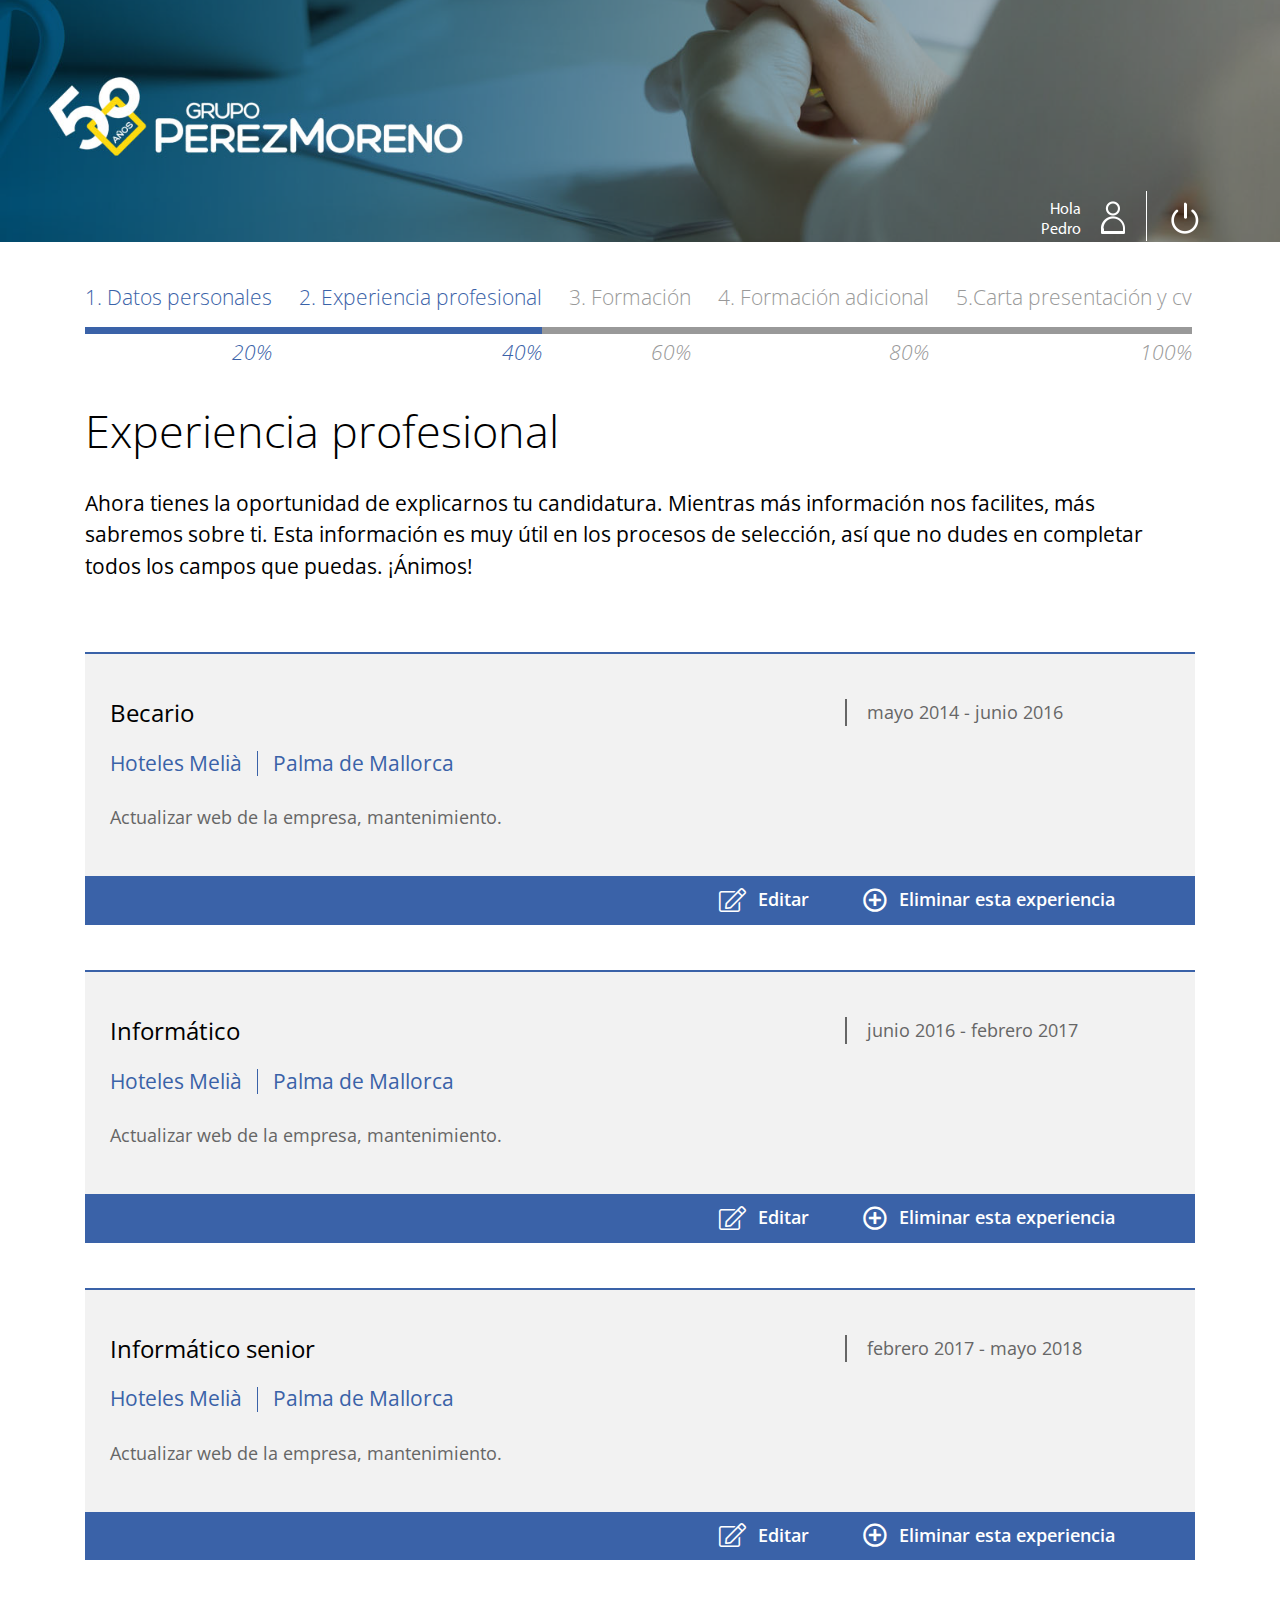
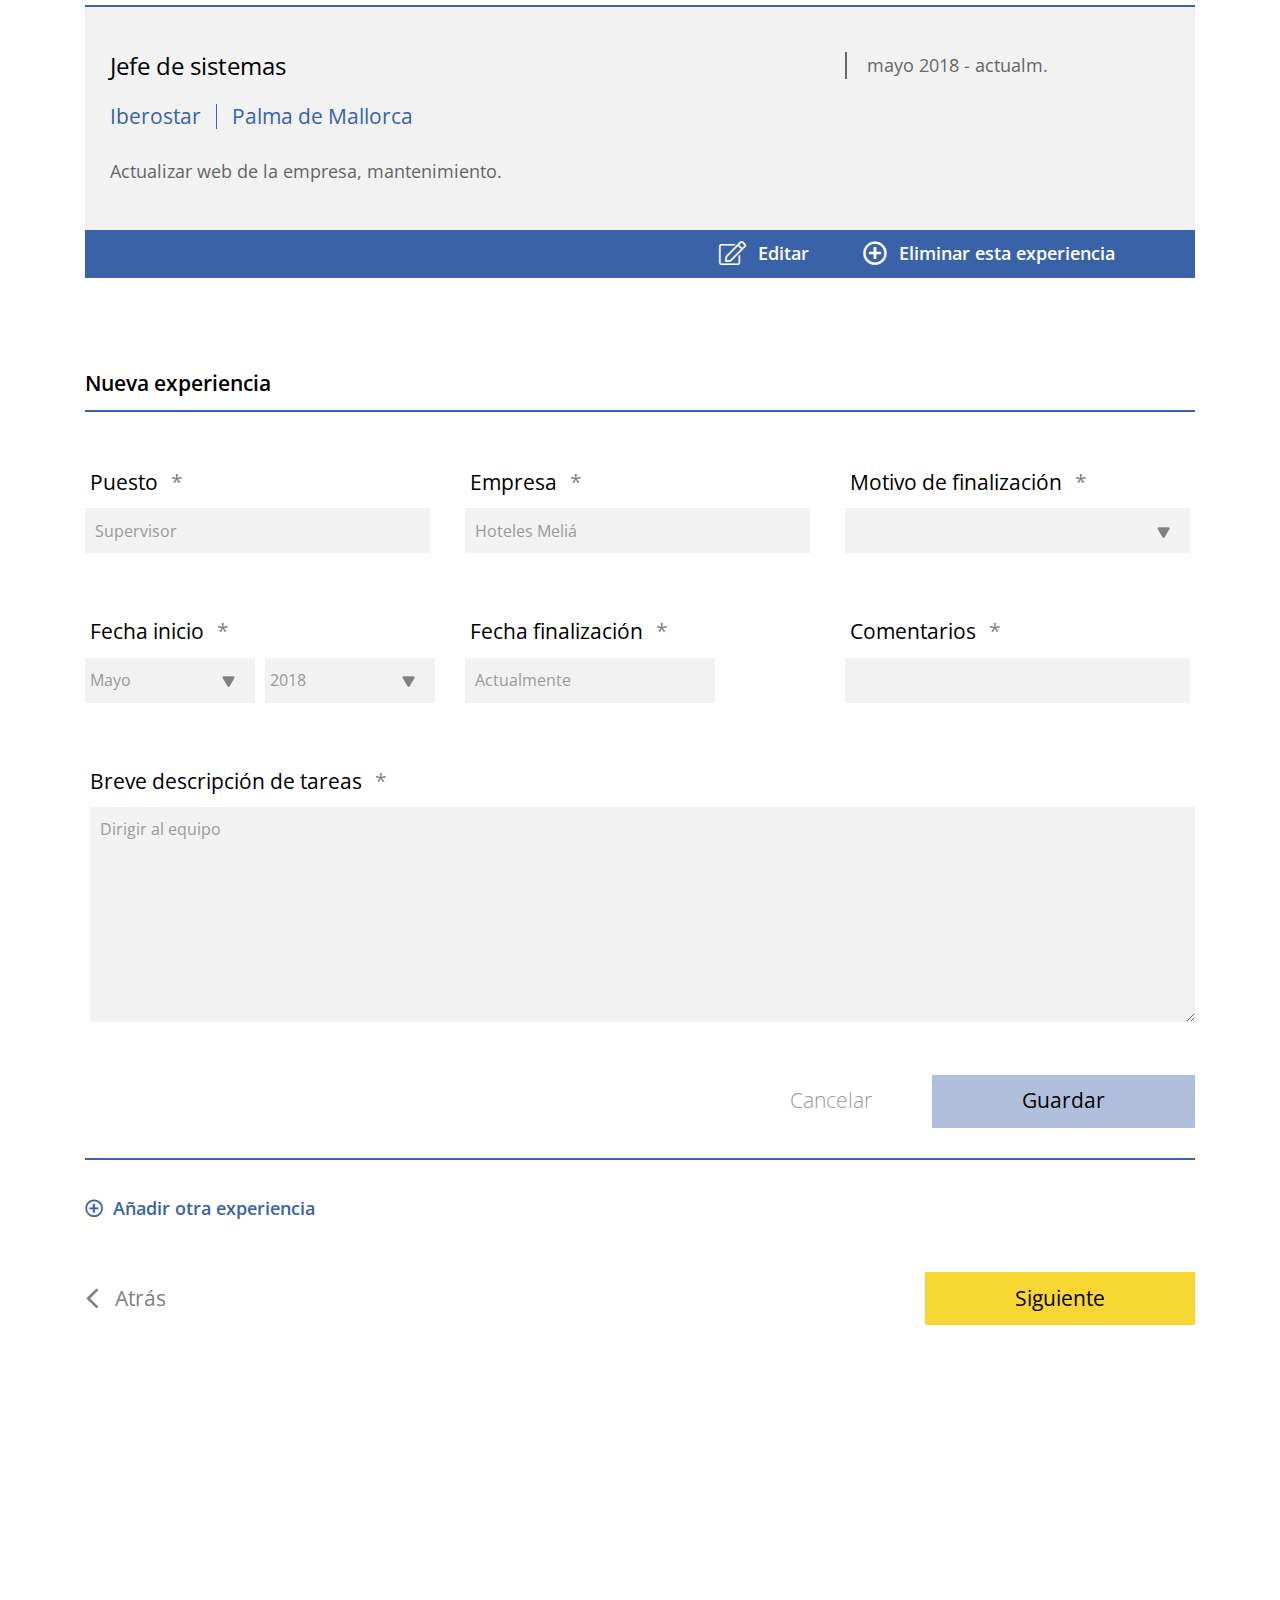
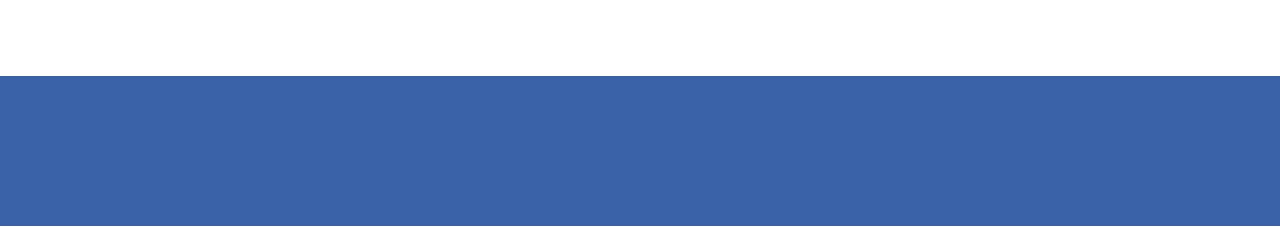
<file: ExperienciaProfesionalV-3.html>
<!doctype html>
<html class="no-js" lang="">
    <head>
        <meta charset="utf-8">
        <meta http-equiv="x-ua-compatible" content="ie=edge">
        <title>Experiencia profesional V-3</title>
        <meta name="description" content="">
        <meta name="viewport" content="width=device-width, initial-scale=1"> 
		<link rel="shortcut icon" type="image/x-icon" href="assets/img/favicon.ico">
        <!-- Place favicon.ico in the root directory -->
        
		<!-- CSS here -->
        <link rel="stylesheet" href="assets/css/bootstrap.min.css"> 
        <link rel="stylesheet" href="assets/css/fontawesome.css"> 
        <link rel="stylesheet" href="assets/css/all.min.css">   
        <link rel="stylesheet" href="assets/css/formDefaaultStyle.css">
        <link rel="stylesheet" href="assets/css/nice-select.css">
        <link rel="stylesheet" href="assets/css/style.css">
        <link rel="stylesheet" href="assets/css/responsive.css"> 
    </head>
    <body>

        <!-- header START -->
        <div class="header main-header">
            <a href="javascript:void(0)" style="cursor: none;">
                <img src="assets/img/bannerTwo.png" alt="">
            </a>
            <div class="stpss"> 
              <ul>
                  <li><a href="#"><span>Hola Pedro</span></a></li>
                  <li><a href="#" class="user"><img src="assets/img/user.png" alt=""></a></li>
                  <li><a href="#"><img src="assets/img/out.png" alt=""></a></li>
              </ul>
            </div>
        </div>
        <!-- header END -->
 
  
        <!-- Main-form START -->
        <div class="main-form"> 
          <div class="container"> 
              <div class="row">
                <!-- Form-header bar -->
                <div class="col-12">
                  <div class="multisteps-form__progress"> 
                    <button style="padding-left: 0px;" class="multisteps-form__progress-btn js-active" type="button">1. Datos personales <i>20%</i></button>
                    <button class="multisteps-form__progress-btn js-active" type="button">2. Experiencia <span> profesional</span> <i>40%</i></button>
                    <button class="multisteps-form__progress-btn" type="button">3. Formación <i>60%</i></button>
                    <button class="multisteps-form__progress-btn" type="button">4. Formación <span>adicional </span>  <i>80%</i></button>
                    <button class="multisteps-form__progress-btn" type="button">5.Carta <span>presentación y cv</span> <i>100%</i></button>
                  </div>
                </div>
                <!-- form contents --> 
                <div class="col-12 m-auto">
                  <form class="multisteps-form__form">
                    <!--single form panel-->
                    <div class="multisteps-form__panel" data-animation="scaleIn">
                        <h3 class="multisteps-form__title">Your User Info</h3> 
                        <div class="row">  
                          <div class="col-lg-4"> 
                              <label for="#">Nombre <small class="requierd">*</small>
                                <input type="text" placeholder="Máx. 30 caracteres.">
                              </label> 
                          </div>
                          <div class="col-lg-4"> 
                              <label for="#">Primer apellido <small class="requierd">*</small>
                                <input type="text" placeholder="Máx. 30 caracteres.">
                              </label> 
                          </div>
                          <div class="col-lg-4"> 
                              <label for="#">Segundo apellido <small class="requierd">*</small>
                                <input type="text" placeholder="Máx. 30 caracteres.">
                              </label> 
                          </div>
                          <div class="col-lg-4"> 
                              <label for="#">Fecha nacimiento <small class="requierd">*</small>
                                <input type="text" placeholder="dd/mm/aaaa">
                              </label> 
                          </div>
                          <div class="col-lg-4"> 
                              <label for="#">Provincia <small class="requierd">*</small>
                                <select>
                                  <option></option>
                                  <option>0</option>
                                  <option>1</option>
                                  <option>2</option>
                                </select>
                              </label> 
                          </div>
                          <div class="col-lg-4"> 
                              <label for="#">País <small class="requierd">*</small>
                                <select>
                                  <option></option>
                                  <option>0</option>
                                  <option>1</option>
                                  <option>2</option>
                                </select>
                              </label> 
                          </div> 
                        </div>
                        <div class="dereccion blk-spacing">
                          <div class="row"> 
                            <div class="col-lg-12"> 
                              <h4>Dirección</h4>
                              <div class="top-contents">
                                <label class="first-select" for="#"> Tipo de vía <small class="requierd">*</small>
                                  <select>
                                    <option>calle</option>
                                    <option>calle</option> 
                                  </select>
                                </label>
                                <label for="#" class="f-input">Nombre de la vía <small class="requierd">*</small>
                                  <input type="text">
                                </label> 
                                <label for="#">Núm. <small class="requierd">*</small>
                                  <input type="text">
                                </label> 
                                <label for="#">Bloque <small class="requierd">*</small>
                                  <input type="text">
                                </label> 
                                <label for="#">Piso <small class="requierd">*</small>
                                  <input type="text">
                                </label> 
                                <label for="#">Puerta <small class="requierd">*</small>
                                  <input type="text">
                                </label> 
                                <label for="#">CP <small class="requierd">*</small>
                                  <input type="text">
                                </label> 
                              </div>
                            </div>
                            <div class="col-lg-4"> 
                              <label for="#">País <small class="requierd">*</small>
                                <select>
                                  <option></option>
                                  <option>0</option>
                                  <option>1</option>
                                  <option>2</option>
                                </select>
                              </label> 
                            </div>
                            <div class="col-lg-4"> 
                                <label for="#">Provincia <small class="requierd">*</small>
                                  <select>
                                    <option></option>
                                    <option>0</option>
                                    <option>1</option>
                                    <option>2</option>
                                  </select>
                                </label> 
                            </div> 
                            <div class="col-lg-4"> 
                                <label for="#">Municipio <small class="requierd">*</small>
                                  <select>
                                    <option></option>
                                    <option>0</option>
                                    <option>1</option>
                                    <option>2</option>
                                  </select>
                                </label> 
                            </div> 
                          </div>
                        </div>
                        <div class="contacto">
                          <div class="row"> 
                            <div class="col-lg-12">
                              <h4>Teléfonos de contacto</h4>
                            </div>
                            <div class="col-lg-4"> 
                              <div class="ct-labels">
                                <label for="#">Preﬁjo <small class="requierd">*</small>
                                  <input type="text" placeholder="0034">
                                </label> 
                                <label for="#">Teléfono 1 <small class="requierd">*</small>
                                  <input type="text">
                                </label> 
                              </div>
                            </div>
                            <div class="col-lg-4"> 
                              <div class="ct-labels">
                                <label for="#">Preﬁjo <small class="requierd">*</small>
                                  <input type="text" placeholder="0034">
                                </label> 
                                <label for="#">Teléfono 2 <small class="requierd">*</small>
                                  <input type="text">
                                </label> 
                              </div>
                            </div>
                          </div>
                        </div>
                        <div class="row">
                          <div class="col-lg-12">
                            <div class="recient blk-spacing">
                            <h4>¿Quieres poner una foto reciente?</h4>
                              <div class="recient-wrp">
                                <a href="#" class="theme-btn">adjuntar</a><img src="assets/img/call.png" alt=""><p>Las fotos ayudan a que tu perﬁl    sea más personalizado.</p>
                              </div>
                            </div>
                          </div> 
                        </div>
                        <div class="row">
                          <div class="col-lg-12">
                            <p class="end-texts">Los campos marcados con asterisco (*) son obligatorios.</p>
                          </div>
                        </div> 
                        <div class="button-row d-flex mt-25"> 
                           <div class="first-panels-controllers text-right" style="margin-left: auto;margin-right: 0px;">
                             <span>Cancelar</span>
                              <button class="theme-btn ml-auto js-btn-next" type="button" title="Next">Siguiente</button>
                           </div> 
                        </div>
                    </div>
                    <!--single form panel-->
                    <div class="multisteps-form__panel js-active" data-animation="scaleIn">
                      <h3 class="multisteps-form__title">Experiencia profesional</h3>
                      <p class="title-wrp">
                        Ahora tienes la oportunidad de explicarnos tu candidatura. Mientras más información nos facilites,   
                         más sabremos sobre ti. Esta información es muy útil en los procesos de selección, así que no dudes en    
                         completar todos los campos que puedas. ¡Ánimos!</p> 
                        <div class="row">
                          <div class="col-lg-12">
                              <div class="about-blk">
                                <div class="row">
                                  <div class="col-lg-8">
                                      <div class="ab-wrp">
                                        <h5>Becario</h5>
                                        <p>Hoteles Melià  <span></span>  Palma de Mallorca</p>
                                        <span>Actualizar web de la empresa, mantenimiento.</span>
                                      </div>
                                  </div>
                                  <div class="col-lg-4">
                                    <div class="rt-content">
                                      <p>mayo 2014 - junio 2016</p>
                                    </div>
                                  </div>
                                  <div class="col-lg-12"> 
                                    <ul class="footer">
                                      <li><a href="#"><i class="fal fa-edit"></i> Editar </a></li>
                                      <li><a href="#"><i class="far fa-plus-circle"></i> Eliminar esta experiencia </a></li>
                                    </ul>
                                  </div>
                                </div>
                              </div>
                          </div>
                          <div class="col-lg-12">
                              <div class="about-blk">
                                <div class="row">
                                  <div class="col-lg-8">
                                      <div class="ab-wrp">
                                        <h5>Informático</h5>
                                        <p>Hoteles Melià  <span></span>  Palma de Mallorca</p>
                                        <span>Actualizar web de la empresa, mantenimiento.</span>
                                      </div>
                                  </div>
                                  <div class="col-lg-4">
                                    <div class="rt-content">
                                      <p>junio 2016 - febrero 2017</p>
                                    </div>
                                  </div>
                                  <div class="col-lg-12"> 
                                    <ul class="footer">
                                      <li><a href="#"><i class="fal fa-edit"></i> Editar </a></li>
                                      <li><a href="#"><i class="far fa-plus-circle"></i> Eliminar esta experiencia </a></li>
                                    </ul>
                                  </div>
                                </div>
                              </div>
                          </div>
                          <div class="col-lg-12">
                              <div class="about-blk">
                                <div class="row">
                                  <div class="col-lg-8">
                                      <div class="ab-wrp">
                                        <h5>Informático senior</h5>
                                        <p>Hoteles Melià  <span></span>  Palma de Mallorca</p>
                                        <span>Actualizar web de la empresa, mantenimiento.</span>
                                      </div>
                                  </div>
                                  <div class="col-lg-4">
                                    <div class="rt-content">
                                      <p>febrero 2017 - mayo 2018</p>
                                    </div>
                                  </div>
                                  <div class="col-lg-12"> 
                                    <ul class="footer">
                                      <li><a href="#"><i class="fal fa-edit"></i> Editar </a></li>
                                      <li><a href="#"><i class="far fa-plus-circle"></i> Eliminar esta experiencia </a></li>
                                    </ul>
                                  </div>
                                </div>
                              </div>
                          </div>
                          <div class="col-lg-12">
                              <div class="about-blk">
                                <div class="row">
                                  <div class="col-lg-8">
                                      <div class="ab-wrp">
                                        <h5>Jefe de sistemas</h5>
                                        <p>Iberostar   <span></span>  Palma de Mallorca</p>
                                        <span>Actualizar web de la empresa, mantenimiento.</span>
                                      </div>
                                  </div>
                                  <div class="col-lg-4">
                                    <div class="rt-content">
                                      <p>mayo 2018 - actualm.</p>
                                    </div>
                                  </div>
                                  <div class="col-lg-12"> 
                                    <ul class="footer">
                                      <li><a href="#"><i class="fal fa-edit"></i> Editar </a></li>
                                      <li><a href="#"><i class="far fa-plus-circle"></i> Eliminar esta experiencia </a></li>
                                    </ul>
                                  </div>
                                </div>
                              </div>
                          </div>
                        </div>  
                        <div class="row">  
                          <div class="col-lg-12">
                            <p class="blk-title mt-45">Nueva experiencia </p>
                          </div>
                          <div class="col-md-4"> 
                              <label for="#">Puesto <small class="requierd">*</small>
                                <input type="text" placeholder="Supervisor">
                              </label> 
                          </div>
                          <div class="col-md-4"> 
                              <label for="#">Empresa <small class="requierd">*</small>
                                <input type="text" placeholder="Hoteles Meliá">
                              </label> 
                          </div>  
                          <div class="col-lg-4 col-md-12"> 
                              <label for="#">Motivo de ﬁnalización <small class="requierd">*</small>
                                <select>
                                  <option></option>
                                  <option>0</option>
                                  <option>1</option>
                                  <option>2</option>
                                </select>
                              </label> 
                          </div> 
                          <div class="col-lg-4 col-md-6"> 
                              <label for="#">Fecha inicio <small class="requierd">*</small>
                                <div class="selects d-flex">
                                  <select>
                                    <option>Mayo</option> 
                                    <option>Mayo</option> 
                                  </select> 
                                  <select>
                                    <option>2018</option> 
                                    <option>2018</option> 
                                  </select> 
                                </div>
                              </label> 
                          </div> 
                          <div class="col-lg-3 col-md-6"> 
                              <label for="#">Fecha ﬁnalización <small class="requierd">*</small> 
                                <input type="text" placeholder="Actualmente"> 
                              </label> 
                          </div> 
                          <div class="col-lg-4 offset-lg-1"> 
                              <label for="#">Comentarios <small class="requierd">*</small>
                                <input type="text">
                              </label> 
                          </div>
                          <div class="col-lg-12"> 
                              <label for="#">Breve descripción de tareas <small class="requierd">*</small>
                                <textarea placeholder="Dirigir al equipo"></textarea> 
                              </label> 
                          </div>
                        </div>  
                        <div class="row">
                          <div class="col-lg-12">
                            <div class="button-sub">
                              <span>Cancelar</span><a href="#" class="theme-btn">Guardar</a>
                            </div>
                            <a href="#" class="add"><i class="far fa-plus-circle"></i>Añadir otra experiencia</a>
                          </div> 
                        </div>  
                        <div class="button-row d-flex mt-50 flex-im">
                          <button class="js-btn-prev" type="button" title="Prev"><i class="fal fa-angle-left"></i> Atrás</button>
                          <button class="theme-btn ml-auto js-btn-next" type="button" title="Next">Siguiente</button>
                        </div>
                    </div>
                    <!--single form panel-->
                    <div class="multisteps-form__panel" data-animation="scaleIn">
                      <h3 class="multisteps-form__title">Your Order Info</h3>
                      <div class="button-row d-flex">
                        <button class="js-btn-prev" type="button" title="Prev"><i class="fal fa-angle-left"></i> Atrás</button>
                        <button class="theme-btn ml-auto js-btn-next" type="button" title="Next">Siguiente</button>
                      </div>
                    </div>
                    <!--single form panel-->
                    <div class="multisteps-form__panel" data-animation="scaleIn">
                      <h3 class="multisteps-form__title">Additional Comments</h3>
                      <div class="button-row d-flex">
                        <button class="js-btn-prev" type="button" title="Prev"><i class="fal fa-angle-left"></i> Atrás</button>
                        <button class="theme-btn ml-auto js-btn-next" type="button" title="Next">Siguiente</button>
                      </div>
                    </div>
                    <!--single form panel-->
                    <div class="multisteps-form__panel" data-animation="scaleIn">
                      <h3 class="multisteps-form__title">Additional Comments</h3>
                      <div class="button-row d-flex">
                        <button class="js-btn-prev" type="button" title="Prev"><i class="fal fa-angle-left"></i> Atrás</button>
                        <button class="theme-btn ml-auto js-btn-next" type="button" title="Next">Siguiente</button>
                      </div>
                    </div>
                  </form>
                </div> 
              </div> 
          </div>  
        </div> 
        <!-- Main-form END -->

        <div class="bottom-border"></div>



         


		    <!-- JS here --> 
        <script src="assets/js/vendor/jquery-3.4.1.min.js"></script>
        <script src="assets/js/popper.min.js"></script>
        <script src="assets/js/bootstrap.min.js"></script> 
        <script src="assets/js/jquery.nice-select.min.js"></script> 
        <script src="assets/js/main.js"></script> 
    </body>
</html>
</file>
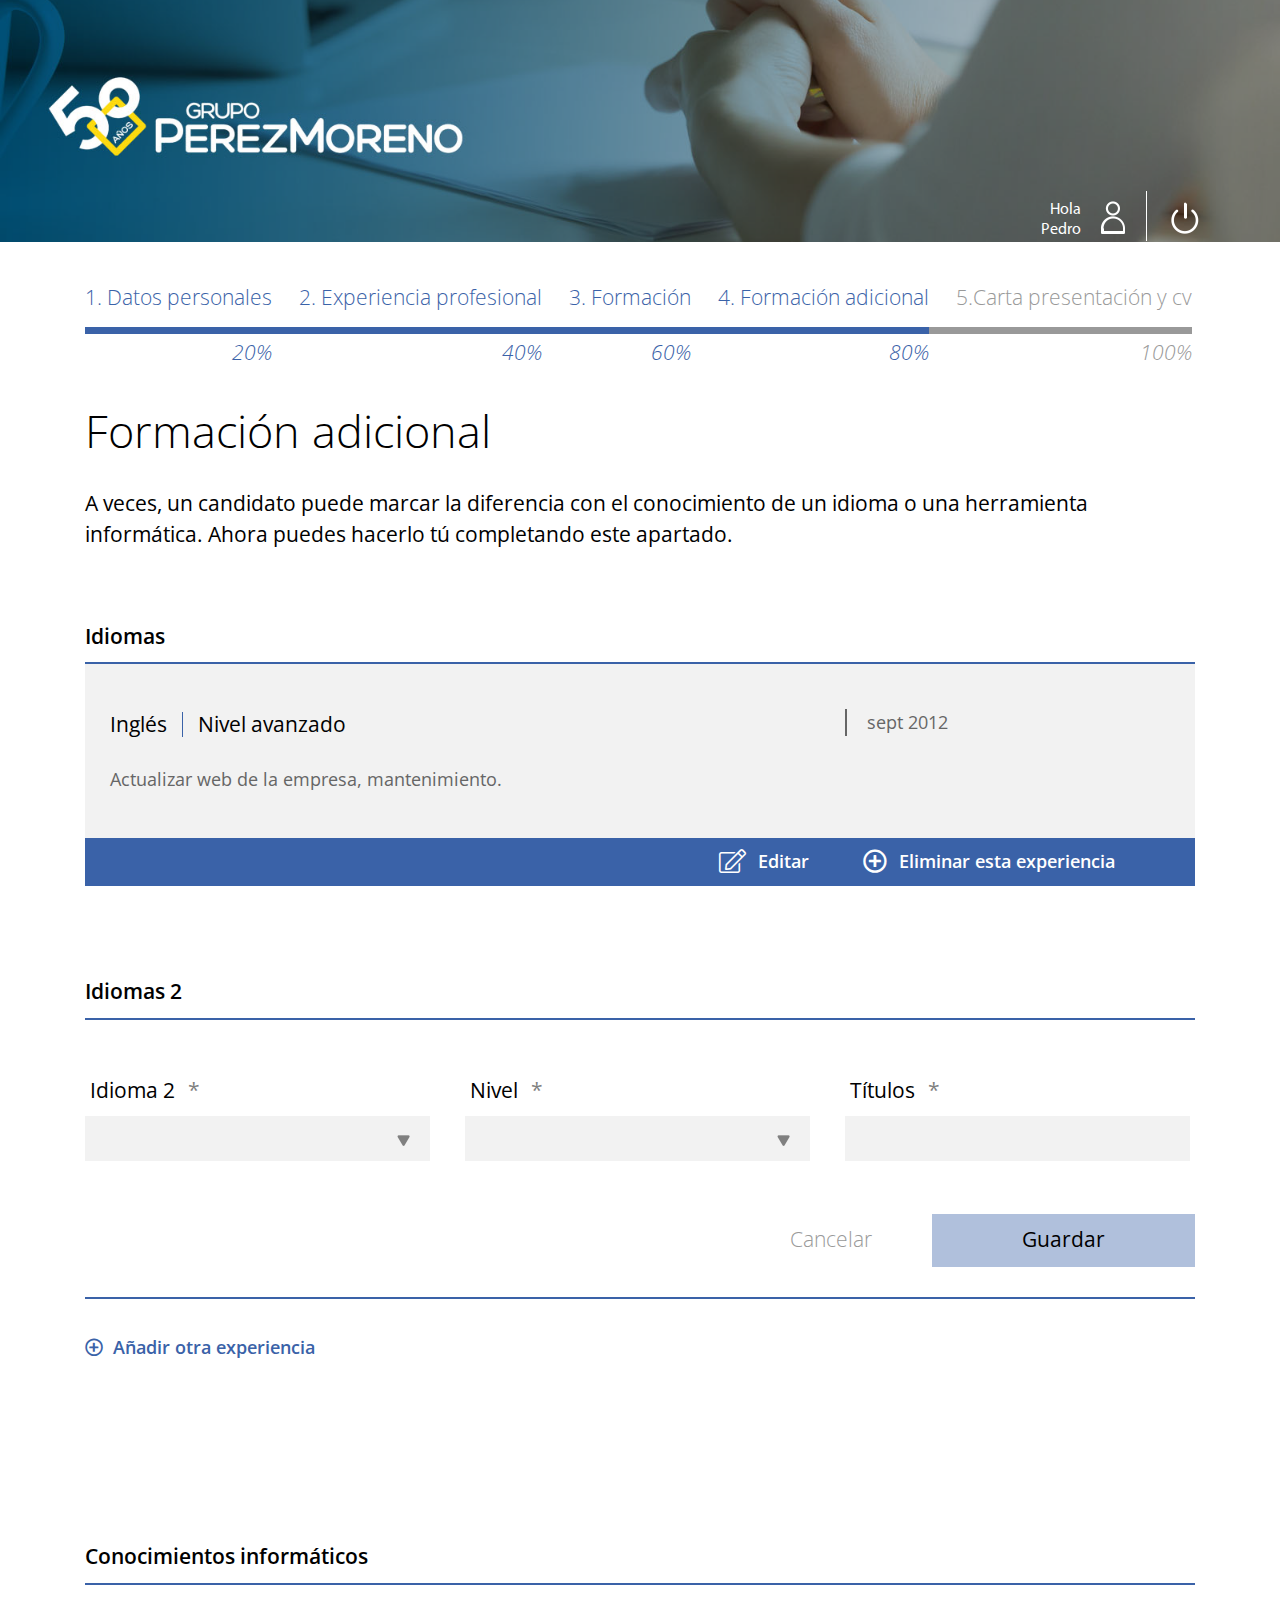
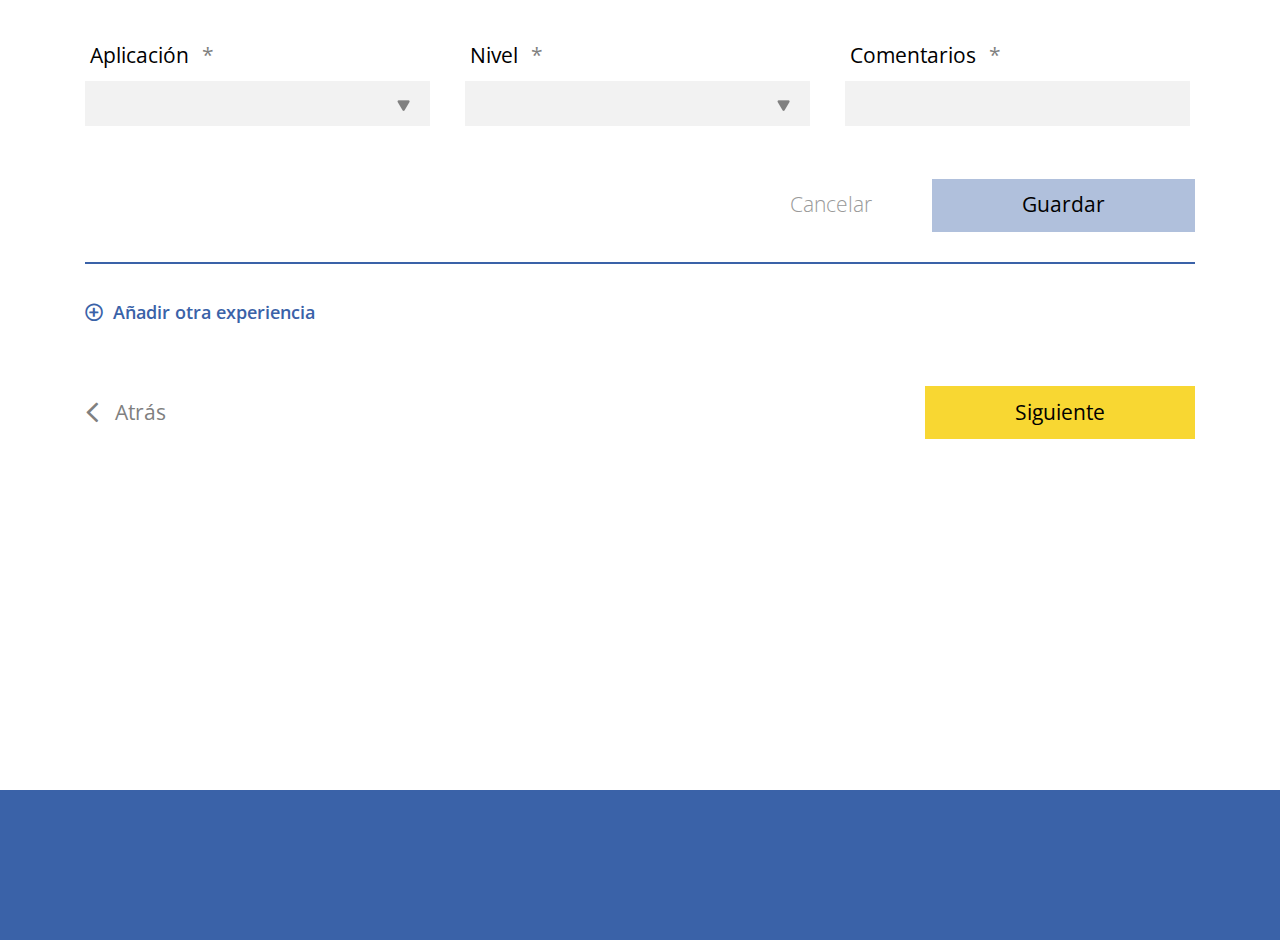
<file: FormaciónAdicional-V2.html>
<!doctype html>
<html class="no-js" lang="">
    <head>
        <meta charset="utf-8">
        <meta http-equiv="x-ua-compatible" content="ie=edge">
        <title>Formación adicional v-2</title>
        <meta name="description" content="">
        <meta name="viewport" content="width=device-width, initial-scale=1"> 
		<link rel="shortcut icon" type="image/x-icon" href="assets/img/favicon.ico">
        <!-- Place favicon.ico in the root directory -->
        
		<!-- CSS here -->
        <link rel="stylesheet" href="assets/css/bootstrap.min.css"> 
        <link rel="stylesheet" href="assets/css/fontawesome.css"> 
        <link rel="stylesheet" href="assets/css/all.min.css">   
        <link rel="stylesheet" href="assets/css/formDefaaultStyle.css">
        <link rel="stylesheet" href="assets/css/nice-select.css">
        <link rel="stylesheet" href="assets/css/style.css">
        <link rel="stylesheet" href="assets/css/responsive.css"> 
    </head>
    <body>

        <!-- header START -->
        <div class="header main-header">
            <a href="javascript:void(0)" style="cursor: none;">
                <img src="assets/img/bannerTwo.png" alt="">
            </a>
            <div class="stpss"> 
              <ul>
                  <li><a href="#"><span>Hola Pedro</span></a></li>
                  <li><a href="#" class="user"><img src="assets/img/user.png" alt=""></a></li>
                  <li><a href="#"><img src="assets/img/out.png" alt=""></a></li>
              </ul>
            </div>
        </div>
        <!-- header END -->
 
  
        <!-- Main-form START -->
        <div class="main-form"> 
          <div class="container"> 
              <div class="row">
                <!-- Form-header bar -->
                <div class="col-12">
                  <div class="multisteps-form__progress"> 
                    <button style="padding-left: 0px;" class="multisteps-form__progress-btn js-active" type="button">1. Datos personales <i>20%</i></button>
                    <button class="multisteps-form__progress-btn js-active" type="button">2. Experiencia <span> profesional</span> <i>40%</i></button>
                    <button class="multisteps-form__progress-btn js-active" type="button">3. Formación <i>60%</i></button>
                    <button class="multisteps-form__progress-btn js-active" type="button">4. Formación <span>adicional </span>  <i>80%</i></button>
                    <button class="multisteps-form__progress-btn" type="button">5.Carta <span>presentación y cv</span> <i>100%</i></button>
                  </div>
                </div>
                <!-- form contents --> 
                <div class="col-12 m-auto">
                  <form class="multisteps-form__form">

                    <!--single form panel-->
                    <div class="multisteps-form__panel" data-animation="scaleIn">
                        <h3 class="multisteps-form__title">Your User Info</h3>
                         
                        <div class="row">  
                          <div class="col-lg-4"> 
                              <label for="#">Nombre <small class="requierd">*</small>
                                <input type="text" placeholder="Máx. 30 caracteres.">
                              </label> 
                          </div>
                          <div class="col-lg-4"> 
                              <label for="#">Primer apellido <small class="requierd">*</small>
                                <input type="text" placeholder="Máx. 30 caracteres.">
                              </label> 
                          </div>
                          <div class="col-lg-4"> 
                              <label for="#">Segundo apellido <small class="requierd">*</small>
                                <input type="text" placeholder="Máx. 30 caracteres.">
                              </label> 
                          </div>
                          <div class="col-lg-4"> 
                              <label for="#">Fecha nacimiento <small class="requierd">*</small>
                                <input type="text" placeholder="dd/mm/aaaa">
                              </label> 
                          </div>
                          <div class="col-lg-4"> 
                              <label for="#">Provincia <small class="requierd">*</small>
                                <select>
                                  <option></option>
                                  <option>0</option>
                                  <option>1</option>
                                  <option>2</option>
                                </select>
                              </label> 
                          </div>
                          <div class="col-lg-4"> 
                              <label for="#">País <small class="requierd">*</small>
                                <select>
                                  <option></option>
                                  <option>0</option>
                                  <option>1</option>
                                  <option>2</option>
                                </select>
                              </label> 
                          </div> 
                        </div>
                        <div class="dereccion blk-spacing">
                          <div class="row"> 
                            <div class="col-lg-12"> 
                              <h4>Dirección</h4>
                              <div class="top-contents">
                                <label class="first-select" for="#"> Tipo de vía <small class="requierd">*</small>
                                  <select>
                                    <option>calle</option>
                                    <option>calle</option> 
                                  </select>
                                </label>
                                <label for="#" class="f-input">Nombre de la vía <small class="requierd">*</small>
                                  <input type="text">
                                </label> 
                                <label for="#">Núm. <small class="requierd">*</small>
                                  <input type="text">
                                </label> 
                                <label for="#">Bloque <small class="requierd">*</small>
                                  <input type="text">
                                </label> 
                                <label for="#">Piso <small class="requierd">*</small>
                                  <input type="text">
                                </label> 
                                <label for="#">Puerta <small class="requierd">*</small>
                                  <input type="text">
                                </label> 
                                <label for="#">CP <small class="requierd">*</small>
                                  <input type="text">
                                </label> 
                              </div>
                            </div>
                            <div class="col-lg-4"> 
                              <label for="#">País <small class="requierd">*</small>
                                <select>
                                  <option></option>
                                  <option>0</option>
                                  <option>1</option>
                                  <option>2</option>
                                </select>
                              </label> 
                            </div>
                            <div class="col-lg-4"> 
                                <label for="#">Provincia <small class="requierd">*</small>
                                  <select>
                                    <option></option>
                                    <option>0</option>
                                    <option>1</option>
                                    <option>2</option>
                                  </select>
                                </label> 
                            </div> 
                            <div class="col-lg-4"> 
                                <label for="#">Municipio <small class="requierd">*</small>
                                  <select>
                                    <option></option>
                                    <option>0</option>
                                    <option>1</option>
                                    <option>2</option>
                                  </select>
                                </label> 
                            </div> 
                          </div>
                        </div>
                        <div class="contacto">
                          <div class="row"> 
                            <div class="col-lg-12">
                              <h4>Teléfonos de contacto</h4>
                            </div>
                            <div class="col-lg-4"> 
                              <div class="ct-labels">
                                <label for="#">Preﬁjo <small class="requierd">*</small>
                                  <input type="text" placeholder="0034">
                                </label> 
                                <label for="#">Teléfono 1 <small class="requierd">*</small>
                                  <input type="text">
                                </label> 
                              </div>
                            </div>
                            <div class="col-lg-4"> 
                              <div class="ct-labels">
                                <label for="#">Preﬁjo <small class="requierd">*</small>
                                  <input type="text" placeholder="0034">
                                </label> 
                                <label for="#">Teléfono 2 <small class="requierd">*</small>
                                  <input type="text">
                                </label> 
                              </div>
                            </div>
                          </div>
                        </div>
                        <div class="row">
                          <div class="col-lg-12">
                            <div class="recient blk-spacing">
                            <h4>¿Quieres poner una foto reciente?</h4>
                              <div class="recient-wrp">
                                <a href="#" class="theme-btn">adjuntar</a><img src="assets/img/call.png" alt=""><p>Las fotos ayudan a que tu perﬁl    sea más personalizado.</p>
                              </div>
                            </div>
                          </div> 
                        </div>
                        <div class="row">
                          <div class="col-lg-12">
                            <p class="end-texts">Los campos marcados con asterisco (*) son obligatorios.</p>
                          </div>
                        </div> 
                        <div class="button-row d-flex mt-25"> 
                           <div class="first-panels-controllers text-right" style="margin-left: auto;margin-right: 0px;">
                             <span>Cancelar</span>
                              <button class="theme-btn ml-auto js-btn-next" type="button" title="Next">Siguiente</button>
                           </div> 
                        </div>
                    </div>
                    <!--single form panel--> 
                    <div class="multisteps-form__panel" data-animation="scaleIn">
                      <h3 class="multisteps-form__title">Experiencia profesional</h3>
                      <p class="title-wrp">
                        Ahora tienes la oportunidad de explicarnos tu candidatura. Mientras más información nos facilites,   
                         más sabremos sobre ti. Esta información es muy útil en los procesos de selección, así que no dudes en    
                         completar todos los campos que puedas. ¡Ánimos!</p>
                      <div class="row">  
                        <div class="col-lg-12">
                          <p class="blk-title">Experiencia 1</p>
                        </div>
                        <div class="col-lg-4"> 
                            <label for="#">Puesto <small class="requierd">*</small>
                              <input type="text" placeholder="Máx. 30 caracteres.">
                            </label> 
                        </div>
                        <div class="col-lg-4"> 
                            <label for="#">Empresa <small class="requierd">*</small>
                              <input type="text" placeholder="Máx. 30 caracteres.">
                            </label> 
                        </div>  
                        <div class="col-lg-4"> 
                            <label for="#">Motivo de ﬁnalización <small class="requierd">*</small>
                              <select>
                                <option></option>
                                <option>0</option>
                                <option>1</option>
                                <option>2</option>
                              </select>
                            </label> 
                        </div> 
                        <div class="col-lg-4"> 
                            <label for="#">Fecha inicio <small class="requierd">*</small>
                              <div class="selects d-flex">
                                <select>
                                  <option>Mes</option> 
                                  <option>Mes</option> 
                                </select> 
                                <select>
                                  <option>Año</option> 
                                  <option>Año</option> 
                                </select> 
                              </div>
                            </label> 
                        </div> 
                        <div class="col-lg-4"> 
                            <label for="#">Fecha ﬁnalización <small class="requierd">*</small>
                              <div class="selects d-flex">
                                <select>
                                  <option>Mes</option> 
                                  <option>Mes</option> 
                                </select> 
                                <select>
                                  <option>Año</option> 
                                  <option>Año</option> 
                                </select> 
                              </div>
                            </label> 
                        </div> 
                        <div class="col-lg-4"> 
                            <label for="#">Comentarios <small class="requierd">*</small>
                              <input type="text">
                            </label> 
                        </div>
                        <div class="col-lg-12"> 
                            <label for="#">Breve descripción de tareas <small class="requierd">*</small>
                              <textarea placeholder="Máx. 30 caracteres."></textarea>
                            </label> 
                        </div>
                      </div>  
                      <div class="row">
                        <div class="col-lg-12">
                          <div class="button-sub">
                            <span>Cancelar</span><a href="#" class="theme-btn">Guardar</a>
                          </div>
                          <a href="#" class="add"><i class="far fa-plus-circle"></i>Añadir otra experiencia</a>
                        </div> 
                      </div>  
                      <div class="button-row d-flex mt-50">
                        <button class="js-btn-prev" type="button" title="Prev"><i class="fal fa-angle-left"></i> Atrás</button>
                        <button class="theme-btn ml-auto js-btn-next" type="button" title="Next">Siguiente</button>
                      </div>
                    </div>
                    <!--single form panel-->
                    <div class="multisteps-form__panel" data-animation="scaleIn">
                      <h3 class="multisteps-form__title">Formación</h3>
                      <p class="title-wrp">Ahora es el momento de decirnos cuál es tu formación académica y que otros cursos y certiﬁcaciones tienes. </p> 
                        <div class="row">
                          <div class="col-lg-12">
                              <div class="about-blk">
                                <div class="row">
                                  <div class="col-lg-8">
                                      <div class="ab-wrp exp">
                                        <h5>Ciclo formativo grado superior <br>Técnico en informática</h5>
                                        <p>Universidad de la Laguna <span></span> Santa Cruz de tenerife</p>
                                        <span>Actualizar web de la empresa, mantenimiento.</span>
                                      </div>
                                  </div>
                                  <div class="col-lg-4">
                                    <div class="rt-content">
                                      <p>sept 2012 - mayo 2015</p>
                                    </div>
                                  </div>
                                  <div class="col-lg-12"> 
                                    <ul class="footer">
                                      <li><a href="#"><i class="fal fa-edit"></i> Editar </a></li>
                                      <li><a href="#"><i class="far fa-plus-circle"></i> Eliminar esta experiencia </a></li>
                                    </ul>
                                  </div>
                                </div>
                              </div>
                          </div> 
                        </div>  
                        <div class="row">  
                          <div class="col-lg-12">
                            <p class="blk-title mt-45">Formación 2 </p>
                          </div>
                          <div class="col-lg-4"> 
                              <label for="#">Título <small class="requierd">*</small>
                                <select>
                                  <option></option>
                                  <option>0</option>
                                  <option>1</option>
                                  <option>2</option>
                                </select>
                              </label> 
                          </div>
                          <div class="col-lg-4"> 
                              <label for="#">Especialidad <small class="requierd">*</small>
                                <select>
                                  <option></option>
                                  <option>0</option>
                                  <option>1</option>
                                  <option>2</option>
                                </select>
                              </label> 
                          </div>  
                          <div class="col-lg-4"> 
                              <label for="#">Entidad formativa <small class="requierd">*</small>
                                <select>
                                  <option></option>
                                  <option>0</option>
                                  <option>1</option>
                                  <option>2</option>
                                </select>
                              </label> 
                          </div> 
                          <div class="col-lg-4"> 
                              <label for="#">Fecha inicio <small class="requierd">*</small>
                                <div class="selects d-flex">
                                  <select>
                                    <option>Mes</option> 
                                    <option>Mes</option> 
                                  </select> 
                                  <select>
                                    <option>Año</option> 
                                    <option>Año</option> 
                                  </select> 
                                </div>
                              </label> 
                          </div> 
                          <div class="col-lg-4"> 
                              <label for="#">Fecha ﬁnalización <small class="requierd">*</small> 
                                <div class="selects d-flex">
                                  <select>
                                    <option>Mes</option> 
                                    <option>Mes</option> 
                                  </select> 
                                  <select>
                                    <option>Año</option> 
                                    <option>Año</option> 
                                  </select> 
                                </div>
                              </label> 
                          </div> 
                          <div class="col-lg-4"> 
                              <label for="#">Comentarios <small class="requierd">*</small>
                                <input type="text">
                              </label> 
                          </div> 
                        </div>  
                        <div class="row">
                          <div class="col-lg-12">
                            <div class="button-sub">
                              <span>Cancelar</span><a href="#" class="theme-btn">Guardar</a>
                            </div>
                            <a href="#" class="add"><i class="far fa-plus-circle"></i>Añadir otra experiencia</a>
                          </div> 
                        </div>   
                      <div class="button-row d-flex mt-4">
                        <button class="js-btn-prev" type="button" title="Prev"><i class="fal fa-angle-left"></i> Atrás</button>
                        <button class="theme-btn ml-auto js-btn-next" type="button" title="Next">Siguiente</button>
                      </div>
                    </div>
                    <!--single form panel-->
                    <div class="multisteps-form__panel js-active" data-animation="scaleIn">
                      <h3 class="multisteps-form__title">Formación adicional</h3>
                      <p class="title-wrp">A veces, un candidato puede marcar la diferencia con el conocimiento de un idioma o una herramienta   informática. Ahora puedes hacerlo tú completando este apartado.</p> 
                      <div class="row">
                        <div class="col-lg-12">
                          <p class="blk-title" style="border: none;">Idiomas </p>
                            <div class="about-blk">
                              <div class="row">
                                <div class="col-lg-8">
                                    <div class="ab-wrp exp"> 
                                      <p style="color: #000;">Inglés <span></span> Nivel avanzado</p>
                                      <span>Actualizar web de la empresa, mantenimiento.</span>
                                    </div>
                                </div>
                                <div class="col-lg-4">
                                  <div class="rt-content">
                                    <p>sept 2012</p>
                                  </div>
                                </div>
                                <div class="col-lg-12"> 
                                  <ul class="footer">
                                    <li><a href="#"><i class="fal fa-edit"></i> Editar </a></li>
                                    <li><a href="#"><i class="far fa-plus-circle"></i> Eliminar esta experiencia </a></li>
                                  </ul>
                                </div>
                              </div>
                            </div>
                        </div> 
                      </div>  
                        <div class="row">  
                          <div class="col-lg-12">
                            <p class="blk-title mt-45">Idiomas 2</p>
                          </div>
                          <div class="col-md-4"> 
                              <label for="#">Idioma 2 <small class="requierd">*</small>
                                <select>
                                  <option></option>
                                  <option>0</option>
                                  <option>1</option>
                                  <option>2</option>
                                </select>
                              </label> 
                          </div>
                          <div class="col-md-4"> 
                              <label for="#">Nivel <small class="requierd">*</small>
                                <select>
                                  <option></option>
                                  <option>0</option>
                                  <option>1</option>
                                  <option>2</option>
                                </select>
                              </label> 
                          </div>  
                          <div class="col-md-4"> 
                              <label for="#">Títulos <small class="requierd">*</small>
                                <input type="text">
                              </label> 
                          </div>  
                        </div>  
                        <div class="row"> 
                          <div class="col-lg-12">
                            <div class="button-sub">
                              <span>Cancelar</span><a href="#" class="theme-btn">Guardar</a>
                            </div>  
                            <a href="#" class="add"><i class="far fa-plus-circle"></i>Añadir otra experiencia</a>
                          </div> 
                        </div>   
                        <div class="row mt-120">  
                          <div class="col-lg-12">
                            <p class="blk-title mt-60">Conocimientos informáticos </p>
                          </div>
                          <div class="col-md-4"> 
                              <label for="#">Aplicación <small class="requierd">*</small>
                                <select>
                                  <option></option>
                                  <option>0</option>
                                  <option>1</option>
                                  <option>2</option>
                                </select>
                              </label> 
                          </div>
                          <div class="col-md-4"> 
                              <label for="#">Nivel <small class="requierd">*</small>
                                <select>
                                  <option></option>
                                  <option>0</option>
                                  <option>1</option>
                                  <option>2</option>
                                </select>
                              </label> 
                          </div>  
                          <div class="col-md-4"> 
                              <label for="#">Comentarios <small class="requierd">*</small>
                                <input type="text">
                              </label> 
                          </div>  
                        </div>   
                          <div class="row"> 
                            <div class="col-lg-12">
                              <div class="button-sub">
                                <span>Cancelar</span><a href="#" class="theme-btn">Guardar</a>
                              </div> 
                              <a href="#" class="add"><i class="far fa-plus-circle"></i>Añadir otra experiencia</a>
                            </div> 
                          </div>   
                        <div class="button-row d-flex mt-60 flex-im">
                          <button class="js-btn-prev" type="button" title="Prev"><i class="fal fa-angle-left"></i> Atrás</button>
                          <button class="theme-btn ml-auto js-btn-next" type="button" title="Next">Siguiente</button>
                        </div>
                    </div>
                    <!--single form panel-->
                    <div class="multisteps-form__panel" data-animation="scaleIn">
                      <h3 class="multisteps-form__title">Additional Comments</h3>
                      <div class="button-row d-flex mt-4">
                        <button class="js-btn-prev" type="button" title="Prev"><i class="fal fa-angle-left"></i> Atrás</button>
                        <button class="theme-btn ml-auto js-btn-next" type="button" title="Next">Siguiente</button>
                      </div>
                    </div>

                  </form>
                </div> 
              </div> 
          </div>  
        </div> 
        <!-- Main-form END -->


        <div class="bottom-border"></div>


         


		<!-- JS here --> 
        <script src="assets/js/vendor/jquery-3.4.1.min.js"></script>
        <script src="assets/js/popper.min.js"></script>
        <script src="assets/js/bootstrap.min.js"></script> 
        <script src="assets/js/jquery.nice-select.min.js"></script> 
        <script src="assets/js/main.js"></script> 
    </body>
</html>
</file>
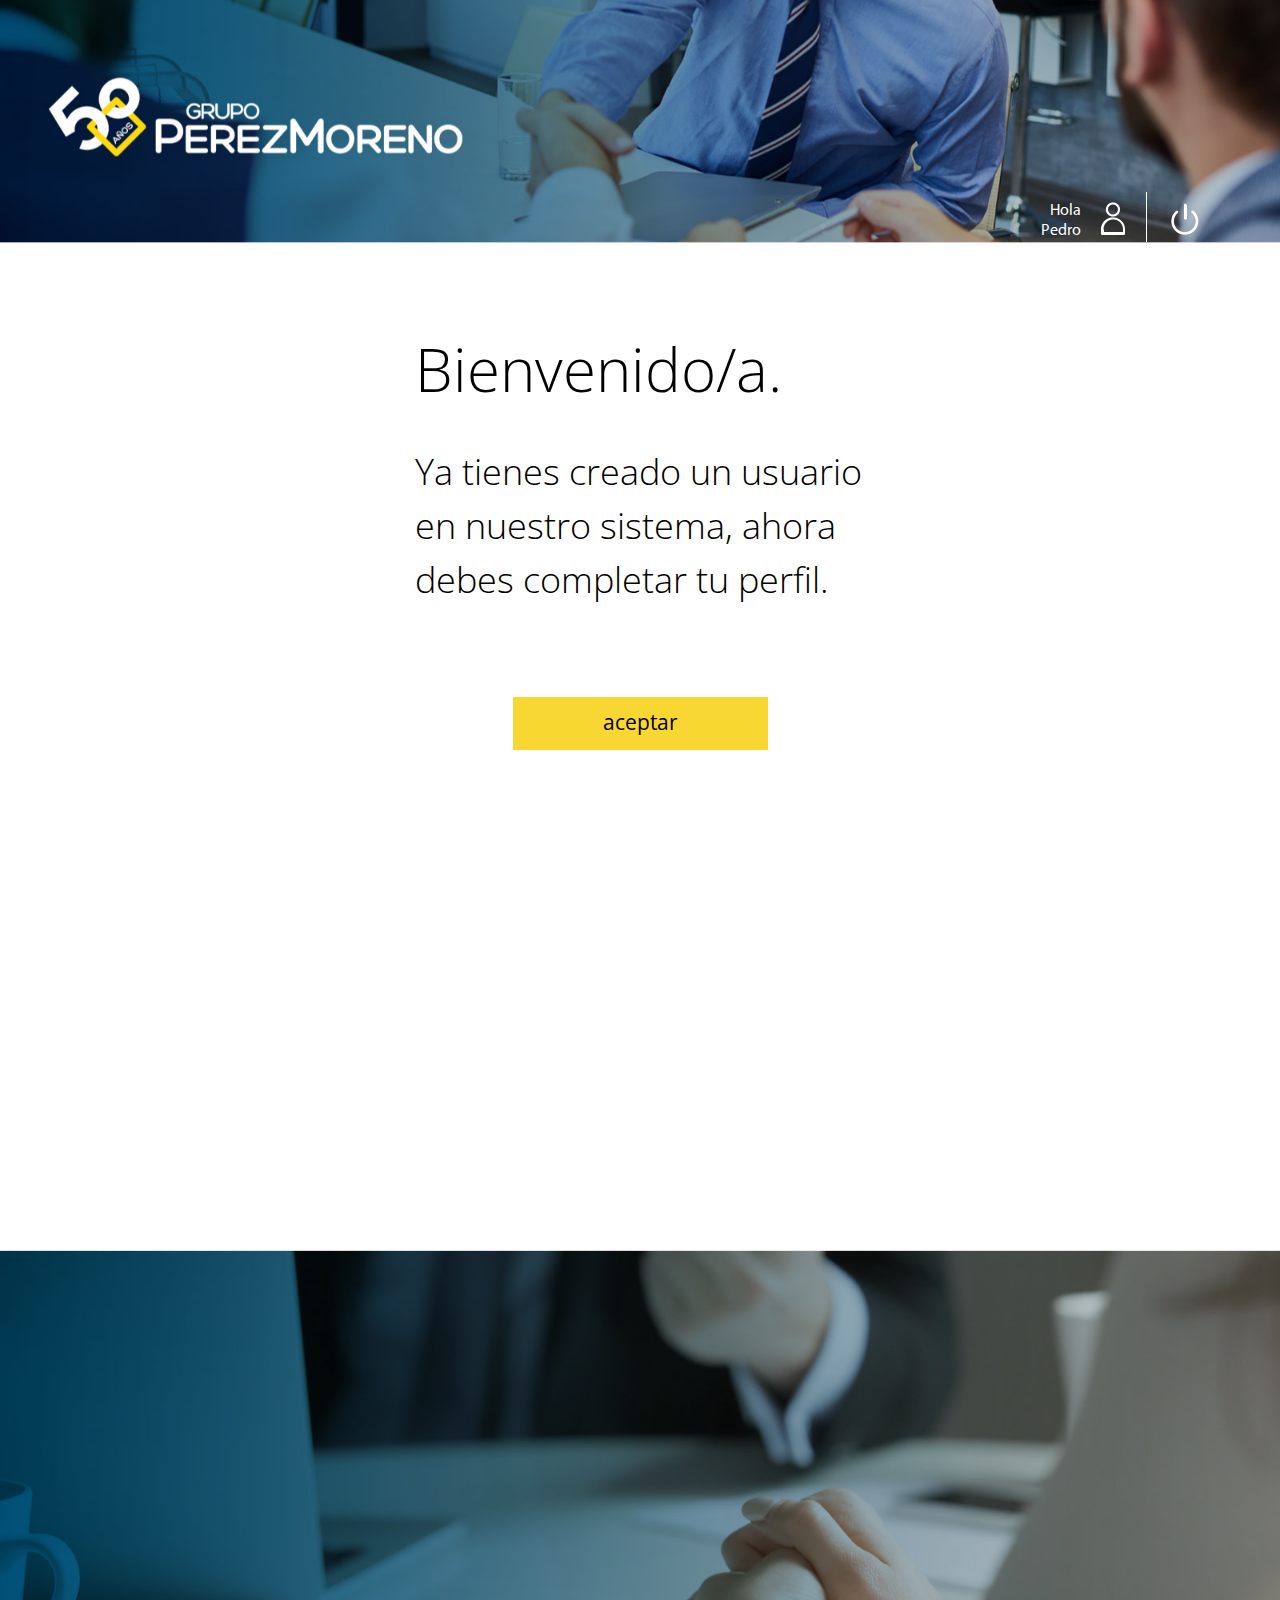
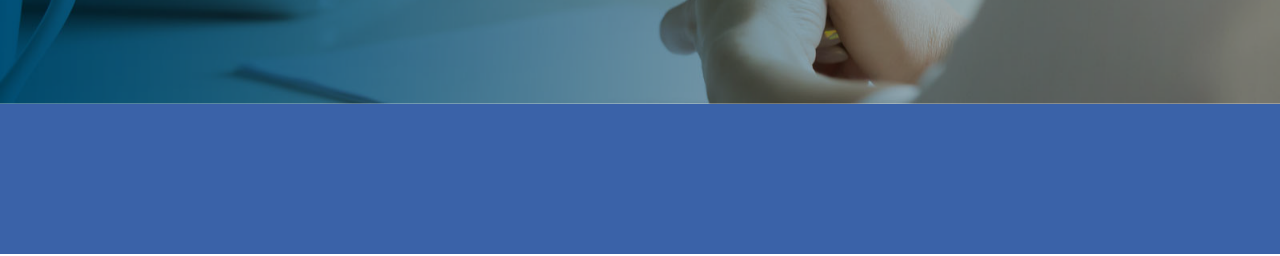
<file: greattings.html>
<!doctype html>
<html class="no-js" lang="">
    <head>
        <meta charset="utf-8">
        <meta http-equiv="x-ua-compatible" content="ie=edge">
        <title>Thanks</title>
        <meta name="description" content="">
        <meta name="viewport" content="width=device-width, initial-scale=1"> 
		<link rel="shortcut icon" type="image/x-icon" href="assets/img/favicon.ico">
        <!-- Place favicon.ico in the root directory -->
        
		<!-- CSS here -->
        <link rel="stylesheet" href="assets/css/bootstrap.min.css"> 
        <link rel="stylesheet" href="assets/css/fontawesome.css"> 
        <link rel="stylesheet" href="assets/css/all.min.css">   
        <link rel="stylesheet" href="assets/css/nice-select.css">
        <link rel="stylesheet" href="assets/css/style.css">
        <link rel="stylesheet" href="assets/css/responsive.css">
    </head>
    <body class="pd-both-0">

        <!-- header START -->
        <div class="header">
            <a href="javascript:void(0)" style="cursor: none;">
                <img src="assets/img/banner.png" alt="">
            </a>
            <div class="stpss"> 
              <ul>
                  <li><a href="#"><span>Hola Pedro</span></a></li>
                  <li><a href="#" class="user"><img src="assets/img/user.png" alt=""></a></li>
                  <li><a href="#"><img src="assets/img/out.png" alt=""></a></li>
              </ul>
            </div>
        </div>
        <!-- header END -->

        <!-- greatting-area START -->
        <div class="greatting-area">
            <div class="container">
                <div class="row">
                    <div class="col-lg-12">
                        <div class="greatting-wrp">
                            <h2>Bienvenido/a.</h2>
                            <p>Ya tienes creado un usuario  en nuestro sistema, ahora   debes completar tu perﬁl.</p>
                            <a href="#" class="theme-btn">aceptar</a>
                        </div>
                    </div>
                </div>
            </div>
        </div>
        <!-- greatting-area END -->
         
        <!-- footer START -->
        <footer><img src="assets/img/bottom.png" alt=""></footer>
        <!-- footer END -->

        <div class="bottom-border" style="margin: 0;"></div>

		<!-- JS here --> 
        <script src="assets/js/vendor/jquery-3.4.1.min.js"></script>
        <script src="assets/js/popper.min.js"></script>
        <script src="assets/js/bootstrap.min.js"></script> 
        <script src="assets/js/jquery.nice-select.min.js"></script> 
        <script src="assets/js/main.js"></script>
    </body>
</html>
</file>
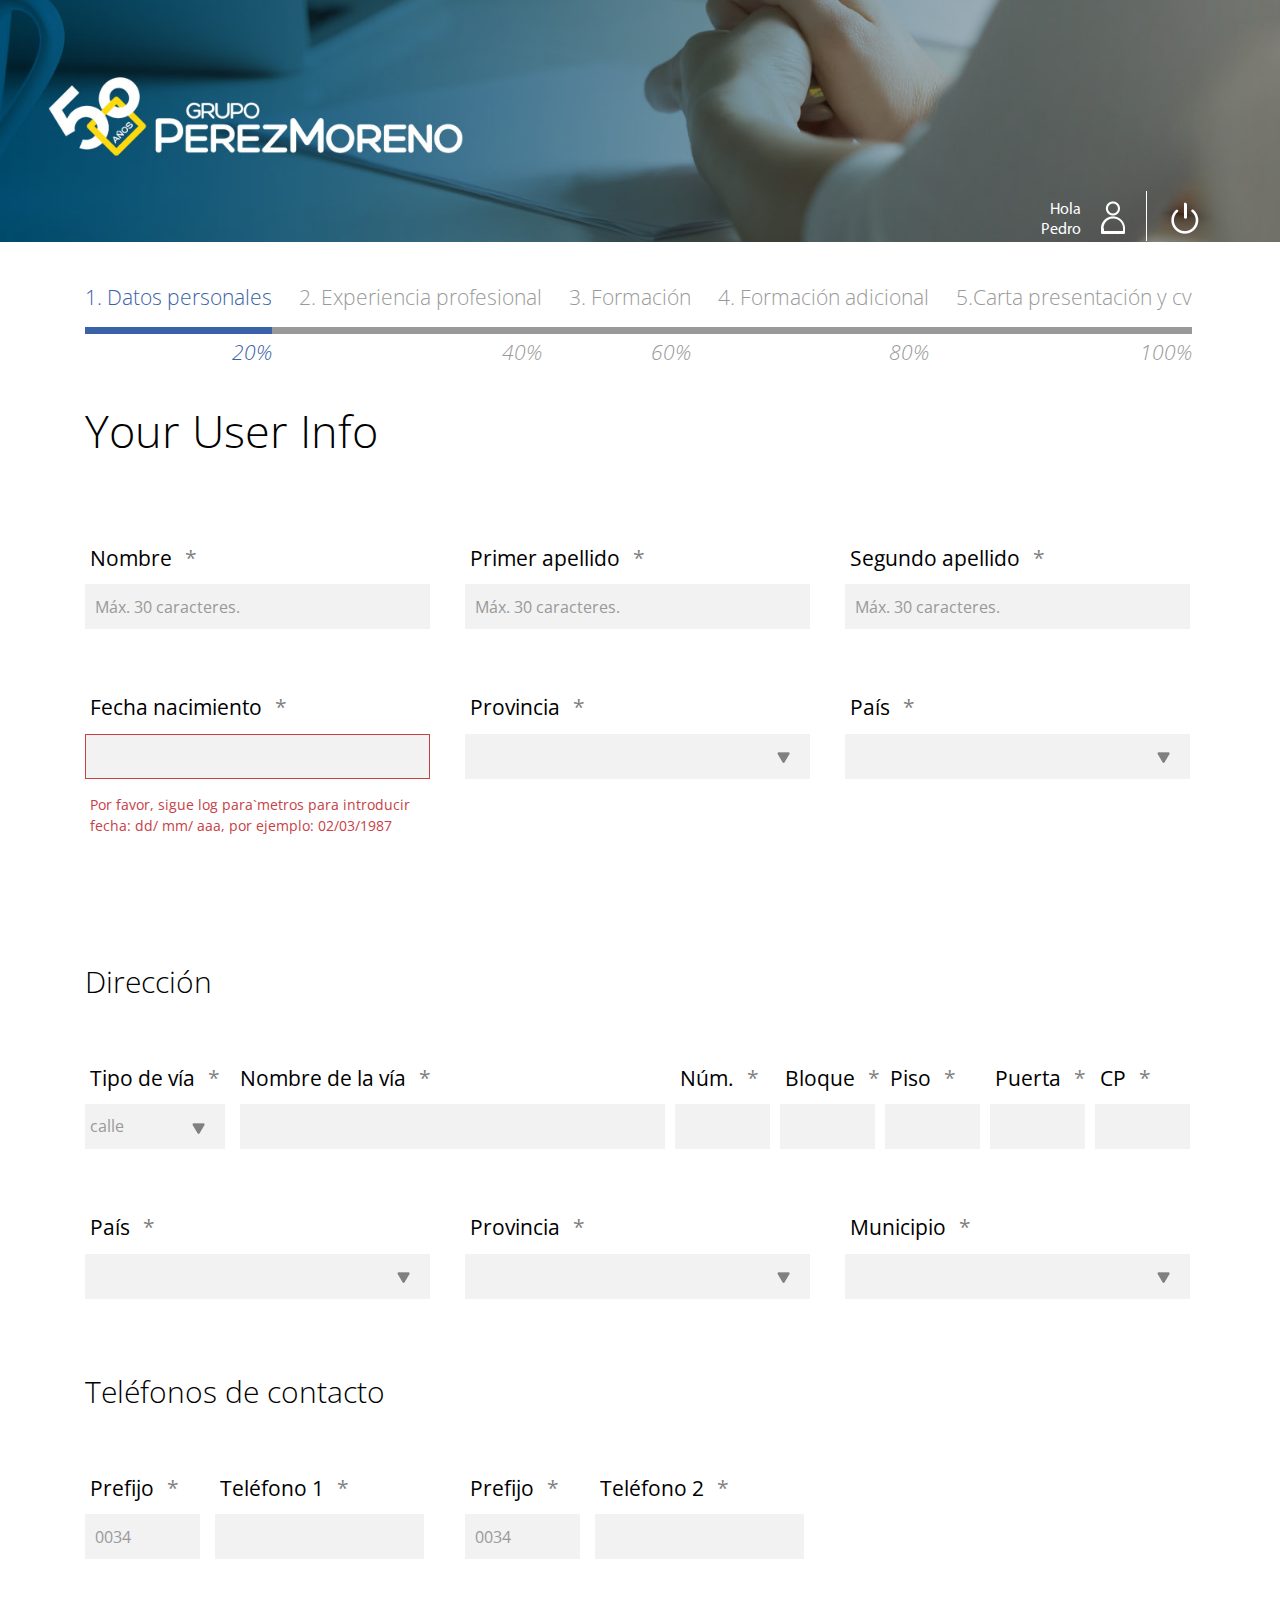
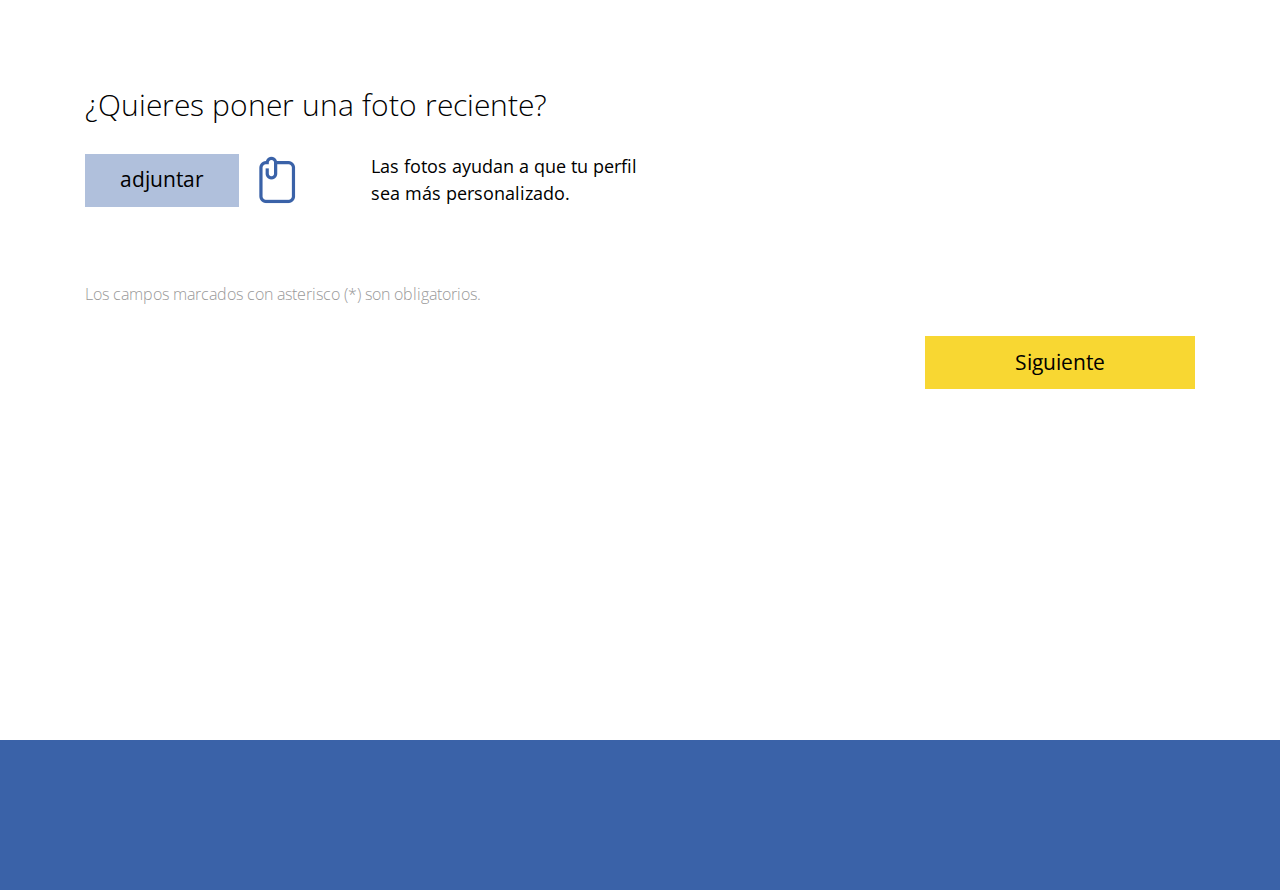
<file: indexV-2.html>
<!doctype html>
<html class="no-js" lang="">
    <head>
        <meta charset="utf-8">
        <meta http-equiv="x-ua-compatible" content="ie=edge">
        <title>1. Datos personales v-2</title>
        <meta name="description" content="">
        <meta name="viewport" content="width=device-width, initial-scale=1"> 
		<link rel="shortcut icon" type="image/x-icon" href="assets/img/favicon.ico">
        <!-- Place favicon.ico in the root directory -->
        
		<!-- CSS here -->
        <link rel="stylesheet" href="assets/css/bootstrap.min.css"> 
        <link rel="stylesheet" href="assets/css/fontawesome.css"> 
        <link rel="stylesheet" href="assets/css/all.min.css">   
        <link rel="stylesheet" href="assets/css/formDefaaultStyle.css">
        <link rel="stylesheet" href="assets/css/nice-select.css">
        <link rel="stylesheet" href="assets/css/style.css">
        <link rel="stylesheet" href="assets/css/responsive.css"> 
    </head>
    <body>

        <!-- header START -->
        <div class="header main-header">
            <a href="javascript:void(0)" style="cursor: none;">
                <img src="assets/img/bannerTwo.png" alt="">
            </a>
            <div class="stpss"> 
              <ul>
                  <li><a href="#"><span>Hola Pedro</span></a></li>
                  <li><a href="#" class="user"><img src="assets/img/user.png" alt=""></a></li>
                  <li><a href="#"><img src="assets/img/out.png" alt=""></a></li>
              </ul>
            </div>
        </div>
        <!-- header END -->
 
  
        <!-- Main-form START -->
        <div class="main-form"> 
          <div class="container"> 
              <div class="row">
                <!-- Form-header bar -->
                <div class="col-12">
                  <div class="multisteps-form__progress"> 
                    <button style="padding-left: 0px;" class="multisteps-form__progress-btn js-active" type="button">1. Datos personales <i>20%</i></button>
                    <button class="multisteps-form__progress-btn" type="button">2. Experiencia <span> profesional</span> <i>40%</i></button>
                    <button class="multisteps-form__progress-btn" type="button">3. Formación <i>60%</i></button>
                    <button class="multisteps-form__progress-btn" type="button">4. Formación <span>adicional </span>  <i>80%</i></button>
                    <button class="multisteps-form__progress-btn" type="button">5.Carta <span>presentación y cv</span> <i>100%</i></button>
                  </div>
                </div>
                <!-- form contents --> 
                <div class="col-12 m-auto">
                  <form class="multisteps-form__form">
                    <!--single form panel-->
                    <div class="multisteps-form__panel js-active" data-animation="scaleIn">
                        <h3 class="multisteps-form__title">Your User Info</h3>
                        <div class="row">  
                          <div class="col-md-4"> 
                              <label for="#">Nombre <small class="requierd">*</small>
                                <input type="text" placeholder="Máx. 30 caracteres.">
                              </label> 
                          </div>
                          <div class="col-md-4"> 
                              <label for="#">Primer apellido <small class="requierd">*</small>
                                <input type="text" placeholder="Máx. 30 caracteres.">
                              </label> 
                          </div>
                          <div class="col-md-4"> 
                              <label for="#">Segundo apellido <small class="requierd">*</small>
                                <input type="text" placeholder="Máx. 30 caracteres.">
                              </label> 
                          </div>
                          <div class="col-md-4"> 
                              <label class="error" for="#">Fecha nacimiento <small class="requierd">*</small>
                                <input type="text">
                                <span class="error">Por favor, sigue log para`metros para introducir fecha: dd/ mm/ aaa, por ejemplo: 02/03/1987 </span>
                              </label> 
                          </div>
                          <div class="col-md-4"> 
                              <label for="#">Provincia <small class="requierd">*</small>
                                <select>
                                  <option></option>
                                  <option>0</option>
                                  <option>1</option>
                                  <option>2</option>
                                </select>
                              </label> 
                          </div>
                          <div class="col-md-4"> 
                              <label for="#">País <small class="requierd">*</small>
                                <select>
                                  <option></option>
                                  <option>0</option>
                                  <option>1</option>
                                  <option>2</option>
                                </select>
                              </label> 
                          </div> 
                        </div>
                        <div class="dereccion blk-spacing">
                          <div class="row"> 
                            <div class="col-lg-12"> 
                              <h4>Dirección</h4>
                              <div class="top-contents">
                                <label class="first-select" for="#"> Tipo de vía <small class="requierd">*</small>
                                  <select>
                                    <option>calle</option>
                                    <option>calle</option> 
                                  </select>
                                </label>
                                <label for="#" class="f-input">Nombre de la vía <small class="requierd">*</small>
                                  <input type="text">
                                </label> 
                                <label for="#">Núm. <small class="requierd">*</small>
                                  <input type="text">
                                </label> 
                                <label for="#">Bloque <small class="requierd">*</small>
                                  <input type="text">
                                </label> 
                                <label for="#">Piso <small class="requierd">*</small>
                                  <input type="text">
                                </label> 
                                <label for="#">Puerta <small class="requierd">*</small>
                                  <input type="text">
                                </label> 
                                <label for="#">CP <small class="requierd">*</small>
                                  <input type="text">
                                </label> 
                              </div>
                            </div>
                            <div class="col-md-4"> 
                              <label for="#">País <small class="requierd">*</small>
                                <select>
                                  <option></option>
                                  <option>0</option>
                                  <option>1</option>
                                  <option>2</option>
                                </select>
                              </label> 
                            </div>
                            <div class="col-md-4"> 
                                <label for="#">Provincia <small class="requierd">*</small>
                                  <select>
                                    <option></option>
                                    <option>0</option>
                                    <option>1</option>
                                    <option>2</option>
                                  </select>
                                </label> 
                            </div> 
                            <div class="col-md-4"> 
                                <label for="#">Municipio <small class="requierd">*</small>
                                  <select>
                                    <option></option>
                                    <option>0</option>
                                    <option>1</option>
                                    <option>2</option>
                                  </select>
                                </label> 
                            </div> 
                          </div>
                        </div>
                        <div class="contacto">
                          <div class="row"> 
                            <div class="col-lg-12">
                              <h4>Teléfonos de contacto</h4>
                            </div>
                            <div class="col-lg-4 col-md-6"> 
                              <div class="ct-labels">
                                <label for="#">Preﬁjo <small class="requierd">*</small>
                                  <input type="text" placeholder="0034">
                                </label> 
                                <label for="#">Teléfono 1 <small class="requierd">*</small>
                                  <input type="text">
                                </label> 
                              </div>
                            </div>
                            <div class="col-lg-4 col-md-6"> 
                              <div class="ct-labels">
                                <label for="#">Preﬁjo <small class="requierd">*</small>
                                  <input type="text" placeholder="0034">
                                </label> 
                                <label for="#">Teléfono 2 <small class="requierd">*</small>
                                  <input type="text">
                                </label> 
                              </div>
                            </div>
                          </div>
                        </div>
                        <div class="row">
                          <div class="col-lg-12">
                            <div class="recient blk-spacing">
                            <h4>¿Quieres poner una foto reciente?</h4>
                              <div class="recient-wrp">
                                <a href="#" class="theme-btn">adjuntar</a><img src="assets/img/call.png" alt=""><p>Las fotos ayudan a que tu perﬁl    sea más personalizado.</p>
                              </div>
                            </div>
                          </div> 
                        </div>
                        <div class="row">
                          <div class="col-lg-12">
                            <p class="end-texts">Los campos marcados con asterisco (*) son obligatorios.</p>
                          </div>
                        </div> 
                        <div class="button-row d-flex mt-25">  
                              <button class="theme-btn ml-auto js-btn-next" type="button" title="Next">Siguiente</button> 
                        </div>
                    </div>
                    <!--single form panel-->
                    <div class="multisteps-form__panel" data-animation="scaleIn">
                      <h3 class="multisteps-form__title">Your Address</h3>
                      <div class="button-row d-flex mt-4">
                        <button class="js-btn-prev" type="button" title="Prev"><i class="fal fa-angle-left"></i> Atrás</button>
                        <button class="theme-btn ml-auto js-btn-next" type="button" title="Next">Siguiente</button>
                      </div>
                    </div>
                    <!--single form panel-->
                    <div class="multisteps-form__panel" data-animation="scaleIn">
                      <h3 class="multisteps-form__title">Your Order Info</h3>
                      <div class="button-row d-flex mt-4">
                        <button class="js-btn-prev" type="button" title="Prev"><i class="fal fa-angle-left"></i> Atrás</button>
                        <button class="theme-btn ml-auto js-btn-next" type="button" title="Next">Siguiente</button>
                      </div>
                    </div>
                    <!--single form panel-->
                    <div class="multisteps-form__panel" data-animation="scaleIn">
                      <h3 class="multisteps-form__title">Additional Comments</h3>
                      <div class="button-row d-flex mt-4">
                        <button class="js-btn-prev" type="button" title="Prev"><i class="fal fa-angle-left"></i> Atrás</button>
                        <button class="theme-btn ml-auto js-btn-next" type="button" title="Next">Siguiente</button>
                      </div>
                    </div>
                    <!--single form panel-->
                    <div class="multisteps-form__panel" data-animation="scaleIn">
                      <h3 class="multisteps-form__title">Additional Comments</h3>
                      <div class="button-row d-flex mt-4">
                        <button class="js-btn-prev" type="button" title="Prev"><i class="fal fa-angle-left"></i> Atrás</button>
                        <button class="theme-btn ml-auto js-btn-next" type="button" title="Next">Siguiente</button>
                      </div>
                    </div>
                  </form>
                </div> 
              </div> 
          </div>  
        </div> 
        <!-- Main-form END -->


        <div class="bottom-border"></div>


         


		  <!-- JS here --> 
        <script src="assets/js/vendor/jquery-3.4.1.min.js"></script>
        <script src="assets/js/popper.min.js"></script>
        <script src="assets/js/bootstrap.min.js"></script> 
        <script src="assets/js/jquery.nice-select.min.js"></script> 
        <script src="assets/js/main.js"></script> 
    </body>
</html>
</file>
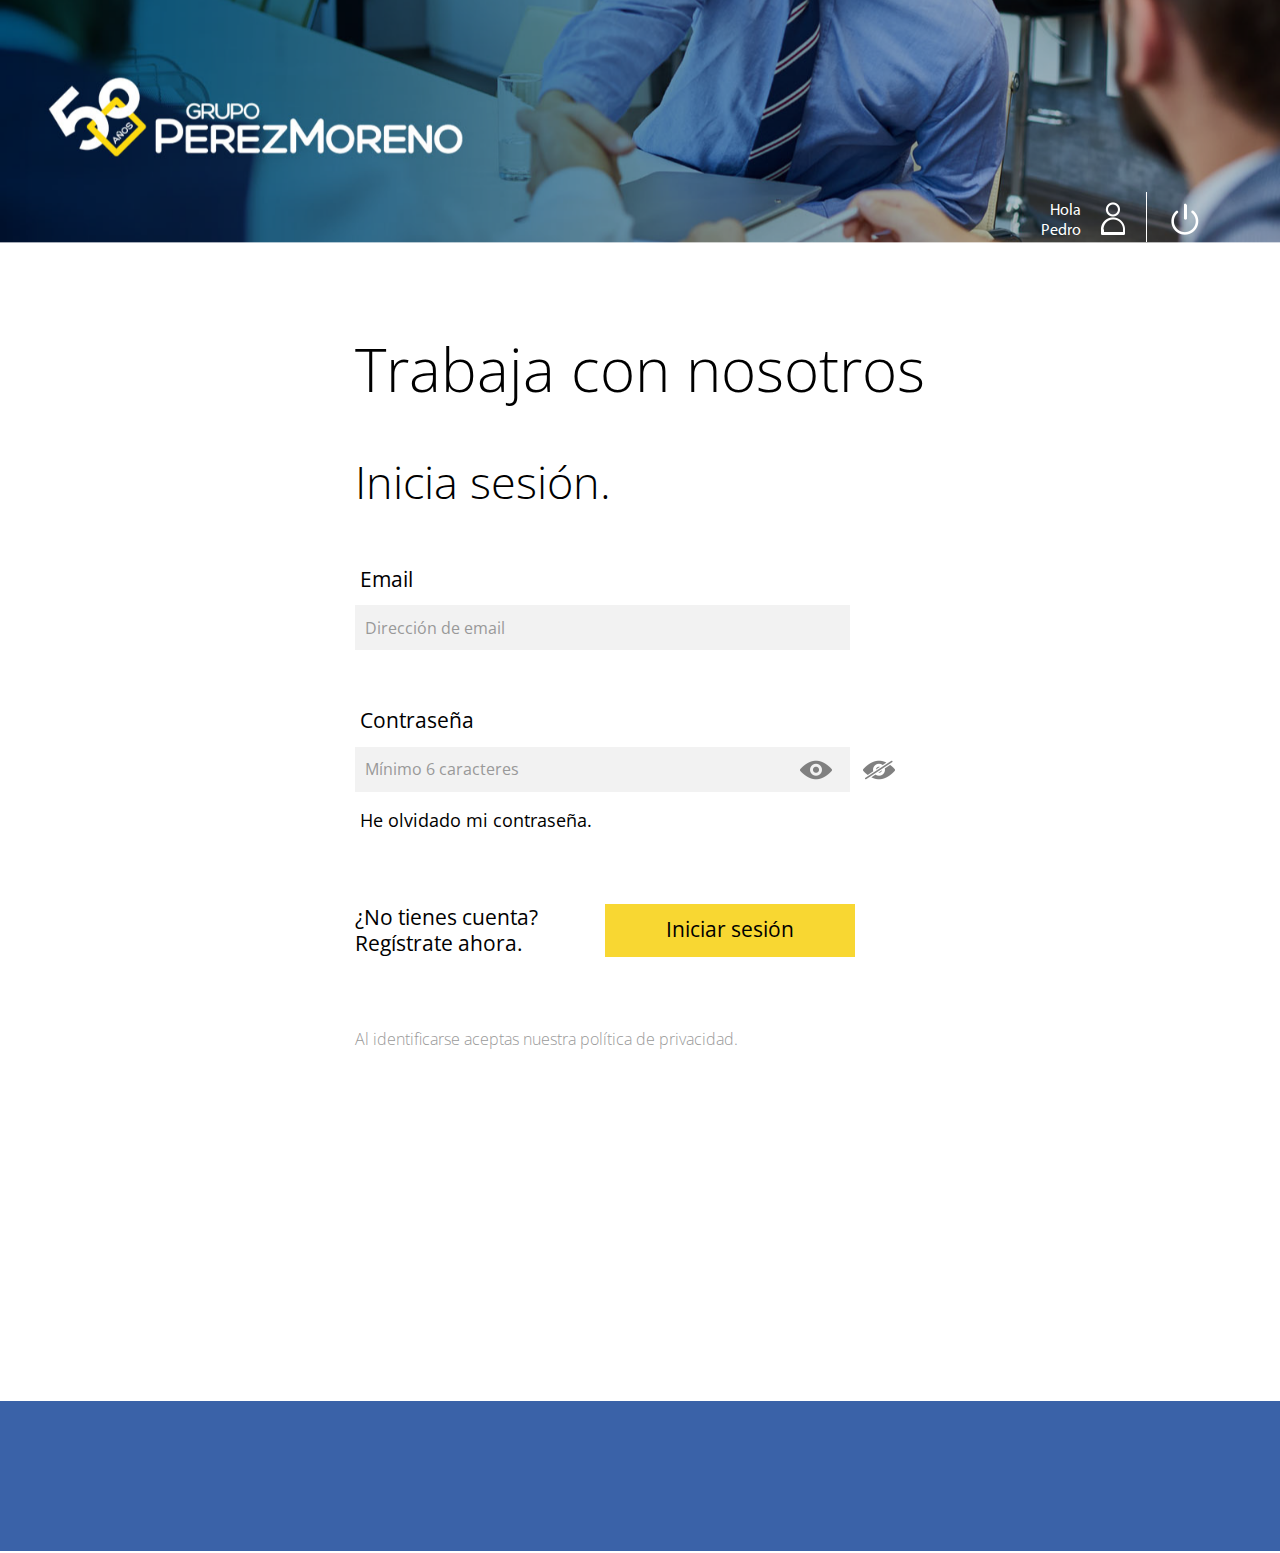
<file: login.html>
<!doctype html>
<html class="no-js" lang="">
    <head>
        <meta charset="utf-8">
        <meta http-equiv="x-ua-compatible" content="ie=edge">
        <title>Log in</title>
        <meta name="description" content="">
        <meta name="viewport" content="width=device-width, initial-scale=1"> 
		<link rel="shortcut icon" type="image/x-icon" href="assets/img/favicon.ico">
        <!-- Place favicon.ico in the root directory -->
        
		<!-- CSS here -->
        <link rel="stylesheet" href="assets/css/bootstrap.min.css">  
        <link rel="stylesheet" href="assets/css/fontawesome.css"> 
        <link rel="stylesheet" href="assets/css/all.min.css">   
        <link rel="stylesheet" href="assets/css/nice-select.css">
        <link rel="stylesheet" href="assets/css/style.css">
        <link rel="stylesheet" href="assets/css/responsive.css">
    </head>
    <body>

        <!-- header START -->
        <div class="header">
            <a href="javascript:void(0)" style="cursor: none;">
                <img src="assets/img/banner.png" alt="">
            </a> 
            <div class="stpss"> 
                <ul>
                    <li><a href="#"><span>Hola Pedro</span></a></li>
                    <li><a href="#" class="user"><img src="assets/img/user.png" alt=""></a></li>
                    <li><a href="#"><img src="assets/img/out.png" alt=""></a></li>
                </ul>
              </div>
        </div>
        <!-- header END -->

        <!-- logIn-area START -->
        <div class="logIn-area">
            <div class="container">
                <div class="row">
                    <div class="col-lg-12">
                        <div class="logIn-wrp">
                            <h2>Trabaja con nosotros</h2>
                            <form action="#">
                                <h3>Inicia sesión.</h3>
                                <label for="#">Email
                                    <input type="text" placeholder="Dirección de email">
                                </label>
                                <label class="pass" for="#">Contraseña
                                    <input type="text" placeholder="Mínimo 6 caracteres">
                                    <span>He olvidado mi contraseña.</span>
                                    <img src="assets/img/eye.png" alt="">
                                    <img src="assets/img/eyeTwo.png" alt="">
                                </label>
                                <p><span>¿No tienes cuenta?  Regístrate ahora.</span> <a href="#" class="theme-btn">Iniciar sesión</a></p>
                                <small>Al identificarse aceptas nuestra política de privacidad.</small>
                            </form>
                        </div>
                    </div>
                </div>
            </div>
        </div>
        <!-- logIn-area END -->
          
        <div class="bottom-border"></div>


		<!-- JS here --> 
        <script src="assets/js/vendor/jquery-3.4.1.min.js"></script>
        <script src="assets/js/popper.min.js"></script>
        <script src="assets/js/bootstrap.min.js"></script> 
        <script src="assets/js/jquery.nice-select.min.js"></script> 
        <script src="assets/js/main.js"></script>
    </body>
</html>
</file>
<file: assets/css/formDefaaultStyle.css>
.multisteps-form__progress {
    display: flex;
}
.multisteps-form__progress button {
    text-align: left;
    padding-left: 27px;
    font-size: 21px;
    font-weight: 300;
    font-family: 'Open Sans', sans-serif;
    padding-bottom: 20px;
    margin-bottom: 70px;
}
.multisteps-form__progress-btn {
    transition-property: all;
    transition-duration: 0.15s;
    transition-timing-function: linear;
    transition-delay: 0s;
    position: relative;
    padding: 0px;
    color: #999999; 
    border: none;
    background-color: transparent;
    outline: none !important;
    cursor: pointer;
}
 
.multisteps-form__progress-btn:after {
    position: absolute;
    bottom: 0;
    left: 0;
    transition-property: all;
    transition-duration: 0.15s;
    transition-timing-function: linear;
    transition-delay: 0s;
    display: block;
    width: 100%;
    height: 7px;
    content: '';
    background-color: currentColor;
    z-index: 1;
} 
.multisteps-form__progress-btn.js-active {
    color: #3a62a8;
}
.multisteps-form__progress-btn.js-active:before {
    -webkit-transform: translateX(-50%) scale(1.2);
            transform: translateX(-50%) scale(1.2);
    background-color: currentColor;
}

.multisteps-form__form {
    position: relative;
}

.multisteps-form__panel {
    position: absolute;
    top: 0;
    left: 0;
    width: 100%;
    height: 0;
    opacity: 0;
    visibility: hidden;
}
.multisteps-form__panel.js-active {
    height: auto;
    opacity: 1;
    visibility: visible;
}
.multisteps-form__panel[data-animation="scaleOut"] {
    -webkit-transform: scale(1.1);
            transform: scale(1.1);
}
.multisteps-form__panel[data-animation="scaleOut"].js-active {
    transition-property: all;
    transition-duration: 0.2s;
    transition-timing-function: linear;
    transition-delay: 0s;
    -webkit-transform: scale(1);
            transform: scale(1);
}
.multisteps-form__panel[data-animation="slideHorz"] {
    left: 50px;
}
.multisteps-form__panel[data-animation="slideHorz"].js-active {
    transition-property: all;
    transition-duration: 0.25s;
    transition-timing-function: cubic-bezier(0.2, 1.13, 0.38, 1.43);
    transition-delay: 0s;
    left: 0;
}
.multisteps-form__panel[data-animation="slideVert"] {
    top: 30px;
}
.multisteps-form__panel[data-animation="slideVert"].js-active {
    transition-property: all;
    transition-duration: 0.2s;
    transition-timing-function: linear;
    transition-delay: 0s;
    top: 0;
}
.multisteps-form__panel[data-animation="fadeIn"].js-active {
    transition-property: all;
    transition-duration: 0.3s;
    transition-timing-function: linear;
    transition-delay: 0s;
}
.multisteps-form__panel[data-animation="scaleIn"] {
    -webkit-transform: scale(0.9);
            transform: scale(0.9);
}
.multisteps-form__panel[data-animation="scaleIn"].js-active {
    transition-property: all;
    transition-duration: 0.2s;
    transition-timing-function: linear;
    transition-delay: 0s;
    -webkit-transform: scale(1);
            transform: scale(1);
}
button.js-btn-prev {
    border: none;
    background: none;
    padding: 0;
    font-size: 21px;
    color: #808080;
    display: flex;
    align-items: center;
}

button.js-btn-prev i {
    font-size: 39px;
    margin-right: 15px;
}
</file>
<file: assets/css/nice-select.css>
.nice-select {
  -webkit-tap-highlight-color: transparent;
  background-color: #f2f2f2;
  border-radius: 0;
  border: none;
  box-sizing: border-box;
  clear: both;
  cursor: pointer;
  display: block;
  float: left;
  font-family: inherit;
  font-size: 16px;
  font-weight: normal;
  height: 45px;
  line-height: 45px;
  outline: none;
  padding-left: 5px;
  padding-right: 10px;
  position: relative;
  text-align: left !important;
  -webkit-transition: all 0.2s ease-in-out;
  transition: all 0.2s ease-in-out;
  -webkit-user-select: none;
  -moz-user-select: none;
  -ms-user-select: none;
  user-select: none;
  white-space: nowrap;
  width: 100%;
  margin-top: 10px;
  margin-left: -5px;
}
  .nice-select:hover {
    border-color: #dbdbdb; }
  .nice-select:active, .nice-select.open, .nice-select:focus {
    border-color: #999; }
    .nice-select:after { 
      background: url(../img/down.png);
      background-repeat: no-repeat;
      content: '';
      display: block;
      height: 12px;
      margin-top: -4px;
      pointer-events: none;
      position: absolute;
      right: 20px;
      top: 50%;
      -webkit-transform-origin: 66% 66%;
      -ms-transform-origin: 66% 66%;
      transform-origin: 66% 66%;
      -webkit-transform: rotate(0deg);
      -ms-transform: rotate(0deg);
      transform: rotate(0deg);
      -webkit-transition: all 0.15s ease-in-out;
      transition: all 0.15s ease-in-out;
      width: 13px;
  }
  .nice-select.open:after {
    -webkit-transform: rotate(-135deg);
    -ms-transform: rotate(-135deg);
    transform: rotate(-180deg);
    top: 17px;
}
  .nice-select.open .list {
    opacity: 1;
    pointer-events: auto;
    -webkit-transform: scale(1) translateY(0);
        -ms-transform: scale(1) translateY(0);
            transform: scale(1) translateY(0); }
  .nice-select.disabled {
    border-color: #ededed;
    color: #999;
    pointer-events: none; }
    .nice-select.disabled:after {
      border-color: #cccccc; }
  .nice-select.wide {
    width: 100%; }
    .nice-select.wide .list {
      left: 0 !important;
      right: 0 !important; }
  .nice-select.right {
    float: right; }
    .nice-select.right .list {
      left: auto;
      right: 0; }
  .nice-select.small {
    font-size: 12px;
    height: 36px;
    line-height: 34px; }
    .nice-select.small:after {
      height: 4px;
      width: 4px; }
    .nice-select.small .option {
      line-height: 34px;
      min-height: 34px; }
  .nice-select .list {
    background-color: #fff;
    width: 100%;
    border-radius: 5px;
    box-shadow: 0 0 0 1px rgba(68, 68, 68, 0.11);
    box-sizing: border-box;
    margin-top: 4px;
    opacity: 0;
    overflow: hidden;
    padding: 0;
    pointer-events: none;
    position: absolute;
    top: 100%;
    left: 0;
    -webkit-transform-origin: 50% 0;
        -ms-transform-origin: 50% 0;
            transform-origin: 50% 0;
    -webkit-transform: scale(0.75) translateY(-21px);
        -ms-transform: scale(0.75) translateY(-21px);
            transform: scale(0.75) translateY(-21px);
    -webkit-transition: all 0.2s cubic-bezier(0.5, 0, 0, 1.25), opacity 0.15s ease-out;
    transition: all 0.2s cubic-bezier(0.5, 0, 0, 1.25), opacity 0.15s ease-out;
    z-index: 9; }
    .nice-select .list:hover .option:not(:hover) {
      background-color: transparent !important; }
  .nice-select .option {
    cursor: pointer;
    font-weight: 400;
    line-height: 40px;
    list-style: none;
    min-height: 40px;
    outline: none;
    padding-left: 18px;
    padding-right: 29px;
    text-align: left;
    -webkit-transition: all 0.2s;
    transition: all 0.2s; }
    .nice-select .option:hover, .nice-select .option.focus, .nice-select .option.selected.focus {
      background-color: #f6f6f6; }
    .nice-select .option.selected {
      font-weight: bold; }
    .nice-select .option.disabled {
      background-color: transparent;
      color: #999;
      cursor: default; }

.no-csspointerevents .nice-select .list {
  display: none; }

.no-csspointerevents .nice-select.open .list {
  display: block; }
  .nice-select span.current {
    margin: 0;
    font-size: 16px;
    color: #999999;
}
</file>
<file: assets/css/style.css>
/*   Theme default css */
@import url('https://fonts.googleapis.com/css2?family=Open+Sans:wght@300;400;600;700;800&display=swap');
@font-face{
  src: url(../webfonts/custom-used/MyriadProRegular.ttf);
  font-family: MyriadProRegular;
}
/* fonts:
font-family: MyriadProRegular;
font-family: 'Open Sans', sans-serif; 
*/ 

body {
  font-family: 'Open Sans', sans-serif; 
  font-weight: 300;
  color: #000;
  font-size: 16px;
} 
button {
  cursor: pointer; }

a:focus,
.button:focus {
  text-decoration: none;
  outline: none; }

a:focus,
a:hover {
  color: inherit;
  text-decoration: none; }

a,
button {
  color: inherit;
  outline: medium none; }

button:focus, input:focus, input:focus, textarea, textarea:focus {
  outline: 0; } 
h1,
h2,
h3,
h4,
h5,
h6 {
  font-family: 'Open Sans', sans-serif; 
  color: #000;
  margin-top: 0px; 
  font-weight:300;  
 }

h1 a,
h2 a,
h3 a,
h4 a,
h5 a,
h6 a {
  color: inherit; }
 
ul {
  margin: 0px;
  padding: 0px; }

li {
  list-style: none; }

  h2 {font-size: 60px;margin-bottom: 40px;}
  h3 {font-size: 45px;margin-bottom: 30px;}
  h4 {font-size: 30px;}
 .pr-0{
   padding-right: 0;
 }
 .mt-50{
   margin-top: 50px !important;
 }
 .mt-45{
   margin-top: 45px !important;
 }
 .mt-60{
   margin-top: 60px !important;
 }
 .mt-120{
   margin-top: 120px !important;
 }
/* default-css END 
================================== */
 





/* Header & Footer css START */
.header {
  margin-bottom: 90px;
  margin-top: -2px;
  position: relative;
}
.stpss {
  display: block;
  width: 1140px;
  height: 50px;
  position: absolute;
  bottom: 0;
  left: 50%;
  transform: translateX(-50%);
}
.header a {
  display: block;
  overflow: hidden;
}

.header a img {
  width: 100%;
}
.header ul {
  position: absolute;
  bottom: 0;
  right: 0;
}

.header ul li {
  display: inline-block;
}

.header ul li a.user {
  border-right: 1px solid white;
  padding-right: 20px;
  margin-right: 20px;
  margin-left: 15px;
}

.header ul li a {
  line-height: 50px;
}

.header ul li a span {
  width: 50px;
  display: inline-block;
  text-align: right;
  line-height: 20px;
  color: #fff;
  font-size: 16px;
  font-family: MyriadProRegular;
  position: relative;
  top: 12px;
}
.header ul {
  position: absolute;
  bottom: -5px;
  right: 1%;
}
footer {
  width: 100%;
}

footer img {
  width: 100%;
} 
/* Header & Footer css END */






/* Greatting-page css START */
.greatting-wrp {
  width: 450px;
  margin: auto;
  margin-bottom: 500px;
}


.greatting-wrp p {
  font-size: 36px;
}

.theme-btn {
  display: inline-block;
  height: 53px;
  padding: 10px 90px;
  text-align: center;
  background: #F8D732;
  color: #000;
  font-size: 21px;
  font-weight: 400;
  border: none; 
  transition: .3s;
}
.theme-btn:hover{
  opacity: .5;
}
.greatting-wrp a.theme-btn {
  display: block;
  width: 255px;
  margin: auto;
  margin-top: 90px;
} 
/* Greatting-page css END */



.logIn-wrp {
  width: 570px;
  margin: auto;
}  
.logIn-wrp h2 {
  margin-bottom: 50px;
} 
.logIn-wrp form {
  width: 500px;
} 
label {
  font-size: 21px;
  font-weight: 400;
}
.logIn-wrp h2 {
  margin-bottom: 50px;
} 
label {
  font-size: 21px;
  font-weight: 400;
  display: block;
  margin-left: 5px;
  margin-top: 55px;
  position: relative;
} 
label input {
  display: block;
  width: 100%;
  height: 45px;
  padding-left: 10px;
  background: #F2F2F2;
  border: none;
  margin-top: 10px;
  margin-left: -5px;
  font-size: 16px;
} 
label textarea {
  width: 100%;
  display: block;
  height: 215px;
  padding: 10px;
  margin-top: 10px;
  background: #F2F2F2;
  border: none;
  font-size: 16px;
}
label span {
  font-size: 18px;
  margin-top: 15px;
  display: block;
} 
label .requierd {
  font-weight: 400;
  color: #808080;
  font-size: 21px;
  margin-left: 8px;
}
::placeholder {
  font-size: 16px;
  font-weight: 400;
  color: #999999;
}
.logIn-wrp h3 {
  margin: 0;
}
.logIn-wrp a.theme-btn {
  min-width: 250px;
  padding: 0;
  line-height: 50px;
}
.logIn-wrp p {
  display: flex;
  align-items: center;
  margin: 70px 0;
}

.logIn-wrp p span {
  font-size: 21px;
  width: 100%;
  font-weight: 400;
  line-height: 26px;
}

.logIn-wrp small {
  font-weight: 300;
  font-size: 16px;
  color: #999999;
}
label.pass img {
  position: absolute;
  bottom: 50%;
  right: 20px;
  transform: translateY(10px);
  cursor: pointer;
}
label.pass img:last-child{
  right: -40px;
}
.header.main-header {
  margin-bottom: 40px;
}



/* Login-page css END & Main pages css START */

 
p.title-wrp {
  font-size: 21px;
  font-weight: 400;
  margin-bottom: 80px;
}
p.title-wrp {
  font-size: 21px;
  font-weight: 400;
  margin-bottom: 70px;
}

p.blk-title {
  display: block;
  border-bottom: 2px solid #3A62A8;
  padding-bottom: 10px;
  font-size: 21px;
  font-weight: 600;
  margin: 0;
}
.top-contents {
  display: flex;
  align-items: center;
}
.top-contents label {
  margin-left: 10px;
} 
.top-contents label.first-select { 
  max-width: 140px;
  min-width: 140px;
  margin-left: 5px;
}
label.f-input {
  min-width: 430px;
  overflow: hidden;
}
.ct-labels {
  display: flex;
}
.ct-labels label:first-child {
  min-width: 115px;
  max-width: 115px;
  margin-right: 10px;
} 
label.error span.error {
  font-size: 14px;
  color: #c74045;
}
.recient-wrp {
  display: flex;
  align-items: center;
  margin-top: 30px;
}
.blk-spacing{
  margin-top: 120px;
  margin-bottom: 75px;
}
.recient-wrp a.theme-btn {
  padding: 10px 35px;
  background: #B0C0DC;
}
label.error input {
  border: 1px solid #C74045;
}
.recient-wrp img {
  margin-left: 20px;
  margin-right: 75px;
}

.recient-wrp p {
  max-width: 270px;
  margin: 0;
  font-size: 18px;
  font-weight: 400;
}
.end-texts {
  font-weight: 300;
  font-size: 16px;
  color: #999999;
  margin: 0;
}
.button-row {
  margin-top: 30px;
}
.button-row span {
  font-size: 21px;
  color: #9999;
  margin-right: 55px;
  transition: .3s;
}
.button-row span:hover {
  opacity: .5;
  cursor: pointer;
}
.multisteps-form__progress button i {
  position: absolute;
  bottom: -35px;
  right: 0;
}
.selects.d-flex .nice-select:last-child{
  margin-left: 10px;
}
.button-sub {
  text-align: right;
  margin-top: 45px;
  padding-bottom: 30px;
  border-bottom: 2px solid #3A62A8;
  margin-bottom: 35px;
}
.button-sub span {
  margin-right: 60px;
  color: #999999;
  font-size: 21px;
  transition: .3s;
}
.button-sub span:hover {
  opacity: .5;
  cursor: pointer;
}
.button-sub a.theme-btn {
  background: #B0C0DC;
}
a.add {
  font-size: 18px;
  font-weight: 600;
  color: #3a62a8;
}
a.add:hover {
  text-decoration: underline;
}
a.add i {
  margin-right: 10px;
}
label.error textarea {
  border: 1px solid #CD5055;
}
.about-blk {
  background: #F2F2F2;
  border-top: 2px solid #3A62A8;
  padding-top: 45px;
  margin-bottom: 45px;
}

.about-blk .ab-wrp {
  padding-left: 25px;
}

.about-blk .ab-wrp h5 {
  font-size: 24px;
  font-weight: 400;
  margin-bottom: 20px;
}

.about-blk .ab-wrp p {
  font-size: 21px;
  font-weight: 400;
  color: #3a62a8;
  margin-bottom: 25px;
  display: flex;
  align-items: center;
}

.about-blk .ab-wrp p span {
  width: 1px;
  height: 25px;
  background: #3a62a8;
  display: inline-block;
  margin: 0 15px;
}

.about-blk .ab-wrp span {
  font-size: 18px;
  color: #666666;
  font-weight: 400;
  margin-bottom: 45px;
  display: block;
}

.rt-content p {
  margin: 0;
  font-size: 18px;
  font-weight: 400;
  color: #666666;
  border-left: 2px solid #666666;
  padding-left: 20px;
}
ul.footer {
  background: #3A62A8;
  text-align: right;
  padding: 10px 0;
  padding-right: 80px;
}

ul.footer li a {
  display: flex;
  color: #fff;
  font-weight: 600;
  font-size: 18px;
  align-items: center;
  margin-left: 50px;
}
ul.footer li a:hover {
  text-decoration: underline;
}
ul.footer li {
  display: inline-block;
}

ul.footer li a i {
  font-size: 24px;
  margin-right: 12px;
}
.ab-wrp.exp h5 {
  margin-bottom: 10px;
  line-height: 40px;
}

.button-sub.mpb-none {
  border: none;
  margin: 0; 
  padding: 0;
}
.last-blks {
  border-bottom: 2px solid #3A62A8;
  padding-bottom: 30px;
  margin-bottom: 60px;
}
label.l-textarea textarea {
  height: 530px;
}

label.l-textarea a {
  text-align: right;
  display: block;
  font-size: 18px;
  font-weight: 600;
  color: #3a62a8;
  margin-top: 20px;
  margin-right: 40px;
}
.recient.lst p{
  margin: 0;
  font-size: 24px;
  font-weight: 600;
}
.recient.lst{
  margin-bottom: 30px;
}
.recient.lst a.theme-btn {
  padding: 10px 85px;
  background: #B0C0DC;
}
.cv-open h5 {
  font-size: 24px;
  font-weight: 700;
}

.cv-open {
  padding-top: 50px;
}

.cv-open h5 span {
  display: block;
  font-weight: 400;
  font-size: 21px;
  color: #666;
  margin-top: 3px;
}

.cv-open p {
  margin: 0;
  margin-top: 25px;
  font-weight: 400;
  font-size: 21px;
}
.right-sides a {
  font-size: 18px;
  font-weight: 600;
  margin-right: 115px;
  color: #3a62a8;
  align-items: center;
}
.right-sides a:hover{
  text-decoration: underline;
}
.right-sides a i {
  font-size: 32px;
  position: relative;
  top: 3px;
  margin-right: 15px;
}
.button-row.w-border {
  border-top: 2px solid #3A62A8;
  padding-top: 50px;
  margin-top: 250px;
}
 
.bottom-border{
  margin-top: 350px;
  width: 100%;
  height: 150px;
  background-color:  #3A62A8;
}
</file>
<file: assets/css/responsive.css>
/* Big screen :1200px. */
@media (min-width: 1200px) and (max-width: 1500px) {
   














}


/* Normal screen :992px. */
@media (min-width: 992px) and (max-width: 1200px) {
    .multisteps-form__progress button { 
        font-size: 17px; 
    }
    label.f-input {
        min-width: 250px; 
    }
    .button-sub a.theme-btn { 
        padding: 10px 60px;
    }

    .bottom-border{
        margin-top: 200px; 
        height: 70px; 
    }
    .stpss { 
        width: 960px; 
    }
    .button-row span { 
        margin-right: 50px; 
    }
    .right-sides a { 
        margin-right: 70px; 
    }










}
 
/* Tablet screen :768px. */
@media (min-width: 768px) and (max-width: 991px) {
    .logIn-wrp {
        width: 100%; 
    }
    .top-contents { 
        flex-wrap: wrap;
    }
    .rt-content p {  
        border-left: none;
        padding-left: 20px;
        margin-bottom: 50px;
    }
    .theme-btn { 
        height: 50px;
        padding: 10px 50px; 
    }
    .button-row span {
        font-size: 18px; 
        margin-right: 20px;
    }
    .right-sides a {  
        margin-right: 45px; 
    }
    .greatting-wrp p {
        font-size: 28px;
    }
    h2 {
        font-size: 48px;
        margin-bottom: 25px;
    } 
    .greatting-wrp a.theme-btn { 
        margin-top: 50px;
    } 
    .multisteps-form__progress button { 
        padding-left: 27px;
        font-size: 19px; 
        padding-bottom: 20px;
        margin-bottom: 50px;
    }
    .multisteps-form__progress button span {
        display: none;
    }
    .bottom-border{
        margin-top: 100px; 
        height: 70px; 
    } 
    .stpss { 
        width: 720px; 
    }


}
 
/* small screen :320px. */
@media (max-width: 767px) {
    .logIn-wrp {
        width: 100%; 
    }
    .logIn-wrp form {
        width: 100%;
    }
    .top-contents {
        display: block; 
    }
    label.f-input {
        min-width: 100%;
        overflow: hidden;
        margin-top: 50px;
    }
    .recient-wrp {
        display: block; 
        margin-top: 30px;
    }
    .button-row {
        margin-top: 30px;
        align-items: unset !important;
    }
    body { 
        font-size: 14px; 
    }
    h3 {
        font-size: 24px;
        margin-bottom: 20px;
    }
    label {
        font-size: 16px; 
        margin-left: 5px;
        margin-top: 10px; 
    }
    label input {  
        height: 35px;
        padding-left: 10px;  
        margin-top: 0px;
        margin-left: -5px;
        font-size: 16px;
        margin-right: 0px;
    }
    .nice-select {  
        font-size: 16px; 
        height: 35px;
        line-height: 35px; 
        padding-left: 5px;
        padding-right: 10px; 
        margin-top: 0px;
        margin-left: -5px;
    }
    .top-contents label {
        margin-left: 5px;
    }
    .logIn-wrp h3 {
        margin: 0;
        margin-bottom: 25px;
    }
    h4 {
        font-size: 24px;
        margin-bottom: 20px;
    }
    .blk-spacing {
        margin-top: 40px;
        margin-bottom: 40px;
    }
    .top-contents label.first-select {
        max-width: 100%;
        min-width: 100%; 
    }
    .theme-btn { 
        height: 40px;
        padding: 0px 30px;  
        font-size: 16px;
        font-weight: 400; 
    }
    .recient-wrp a.theme-btn {
        padding: 8px 35px; 
    }
    .recient-wrp img {
        margin-left: 15px;
        margin-right: 0;
        height: 30px;
    }
    .recient-wrp p {
        max-width: 100%;
        margin: 0;
        font-size: 16px;
        font-weight: 400;
        margin-top: 10px;
        display: block;
    }
    .button-row span {
        font-size: 16px;
        color: #9999;
        margin-right: 20px;
    }
    .multisteps-form__progress { 
        margin-bottom: 50px;
        flex-wrap: wrap;
    }
    p.title-wrp {
        font-size: 16px; 
        margin-bottom: 40px;
    }
    label textarea { 
        height: 115px; 
    }
    .logIn-wrp h2 {
        margin-bottom: 30px;
        font-size: 30px;
    }
    .button-sub a.theme-btn { 
        line-height: 40px;
    }
    .button-row.flex-im {
        display: flex !important;
    }
    button.js-btn-prev { 
        font-size: 16px; 
    }
    button.js-btn-prev i {
        font-size: 32px;
        margin-right: 10px;
    }
    .about-blk { 
        border-top: 2px solid #3A62A8;
        padding-top: 20px;
        margin-bottom: 20px;
    }
    .about-blk .ab-wrp h5 {
        font-size: 16px; 
        margin-bottom: 10px;
    }
    .ab-wrp.exp h5 {
        margin-bottom: 10px;
        line-height: 26px;
    }
    .about-blk .ab-wrp p {
        font-size: 16px; 
        margin-bottom: 15px;
        display: block; 
    }
    .about-blk .ab-wrp p span{
        display: none;
    }
    .about-blk .ab-wrp span {
        font-size: 14px;  
        margin-bottom: 20px; 
    }
    .rt-content p {
        margin: 0;
        font-size: 16px; 
        border-left: none;
        padding-left: 20px;
        margin-bottom: 25px;
    }
    ul.footer { 
        text-align: center;
        padding: 15px 0;
        padding-right: 0;
    }
    ul.footer li {
        display: block;
    }
    ul.footer li a {
        font-size: 14px;
        margin-left: 0px;
        text-align: left;
        display: block;
        margin: 0px;
        padding-left: 20px;
    } 
    ul.footer li a i {
        font-size: 20px;
        margin-right: 6px;
    }
    ul.footer li a:last-child{
        margin-top: 10px;
    }
    .button-sub { 
        margin-top: 25px;
        padding-bottom: 20px;
        border-bottom: 1px solid #3A62A8;
        margin-bottom: 15px;
    }
    .button-sub span {
        margin-right: 35px; 
        font-size: 16px;
    }
    a.add {
        font-size: 15px;
        font-weight: 600;
        color: #3a62a8;
    }
    .row.mt-50 {
        margin-top: 20px !important;
    }
    .last-blks {
        border-bottom: 1px solid #3A62A8;
        padding-bottom: 20px;
        margin-bottom: 40px;
    }
    a.add.ot {
        margin-bottom: 15px;
        display: block;
    }
    label.l-textarea textarea {
        height: 250px;
    }
    label.l-textarea a { 
        font-size: 14px; 
        margin-top: 10px;
        margin-right: 15px;
        margin-bottom: 15px;
    }
    .recient.lst p {
        font-size: 16px;
        margin-top: 10px;
    }
    .recient-wrp.lst a.theme-btn {
        padding: 8px 50px;
    }

    .recient-wrp.lst {
        margin-top: 10px;
    }
    .header ul li a.user { 
        padding-right: 10px;
        margin-right: 10px;
        margin-left: 10px; 
    }
    .header ul li a img{
        width: 15px;
        height: auto;
    }
    .header ul { 
        right: 8%;
    }
    .header a img {
        width: 100%;
        height: 87px; 
    }
    p.blk-title { 
        border-bottom: 1px solid #3A62A8;
        padding-bottom: 5px;
        font-size: 16px; 
    }
    .cv-open {
        padding-top: 20px;
    }
    .cv-open h5 {
        font-size: 18px; 
    }
    .cv-open h5 span { 
        font-size: 14px; 
        margin-top: 2px;
    }
    .cv-open p {
        margin: 0;
        margin-top: 10px;
        font-weight: 400;
        font-size: 15px;
    }
    .button-row.w-border {
        border-top: 1px solid #3A62A8;
        padding-top: 10px;
        margin-top: 50px;
    }
    .right-sides a {
        font-size: 16px; 
        margin-right: 0; 
        margin-bottom: 15px;
        display: block;
    }
    .right-sides {
        text-align: right; 
    }
    .right-sides a i {
        font-size: 24px;
        position: relative;
        top: 3px;
        margin-right: 5px;
    }
    .right-sides span {
        margin-bottom: 10px !IMPORTANT;
        margin-right: 20px;
        display: block;
    }
    .row.mt-120 {
        margin-top: 30px !important;
    }
    .greatting-wrp h2 {
        font-size: 32px;
        margin-bottom: 20px;
    }
    .greatting-wrp p {
        font-size: 16px;
    }
    .greatting-wrp {
        width: 100%;
        margin: auto;
        margin-bottom: 100px;
    }
    .greatting-wrp a.theme-btn {
        display: block;
        width: 170px;
        margin: auto;
        margin-top: 40px;
        padding-top: 6px;
    }
    .header {
        margin-bottom: 50px; 
    }
    .multisteps-form__progress button {
        text-align: left;
        padding-left: 10px;
        font-size: 16px; 
        padding-bottom: 12px;
        margin-bottom: 30px;
        width: 50%;
    }
    .multisteps-form__progress-btn:after { 
        height: 3px; 
    }
    .bottom-border{
        margin-top: 100px; 
        height: 50px;
        background-color:  #3A62A8;
      }

    .logIn-wrp p { 
        margin: 30px 0;
        display: block;
    }
    .logIn-wrp p span {
        font-size: 16px;  
        display: block;
        line-height: 26px;
        margin-bottom: 10px; 
    }
    .logIn-wrp a.theme-btn {
        min-width: 100%;
        padding: 0;
        line-height: 40px;
    }
    label span {
        font-size: 16px;
        margin-top: 8px;
        display: block;
    }
    label.pass img{
        display: none;
    } 
    .stpss { 
        width: 100%;
        padding-right: 15px; 
    }
    .multisteps-form__progress button i {
        bottom: -25px;
    }
    .multisteps-form__progress button span {
        display: none;
    }
    .multisteps-form__panel.ft a.add {
        margin-bottom: 20px;
        display: block;
    }
 
}
 
/* Large Mobile screen :480px. */
@media only screen and (min-width: 480px) and (max-width: 767px) {
.container {width:450px}
 
.stpss { 
    width: 450px; 
}



}
</file>
